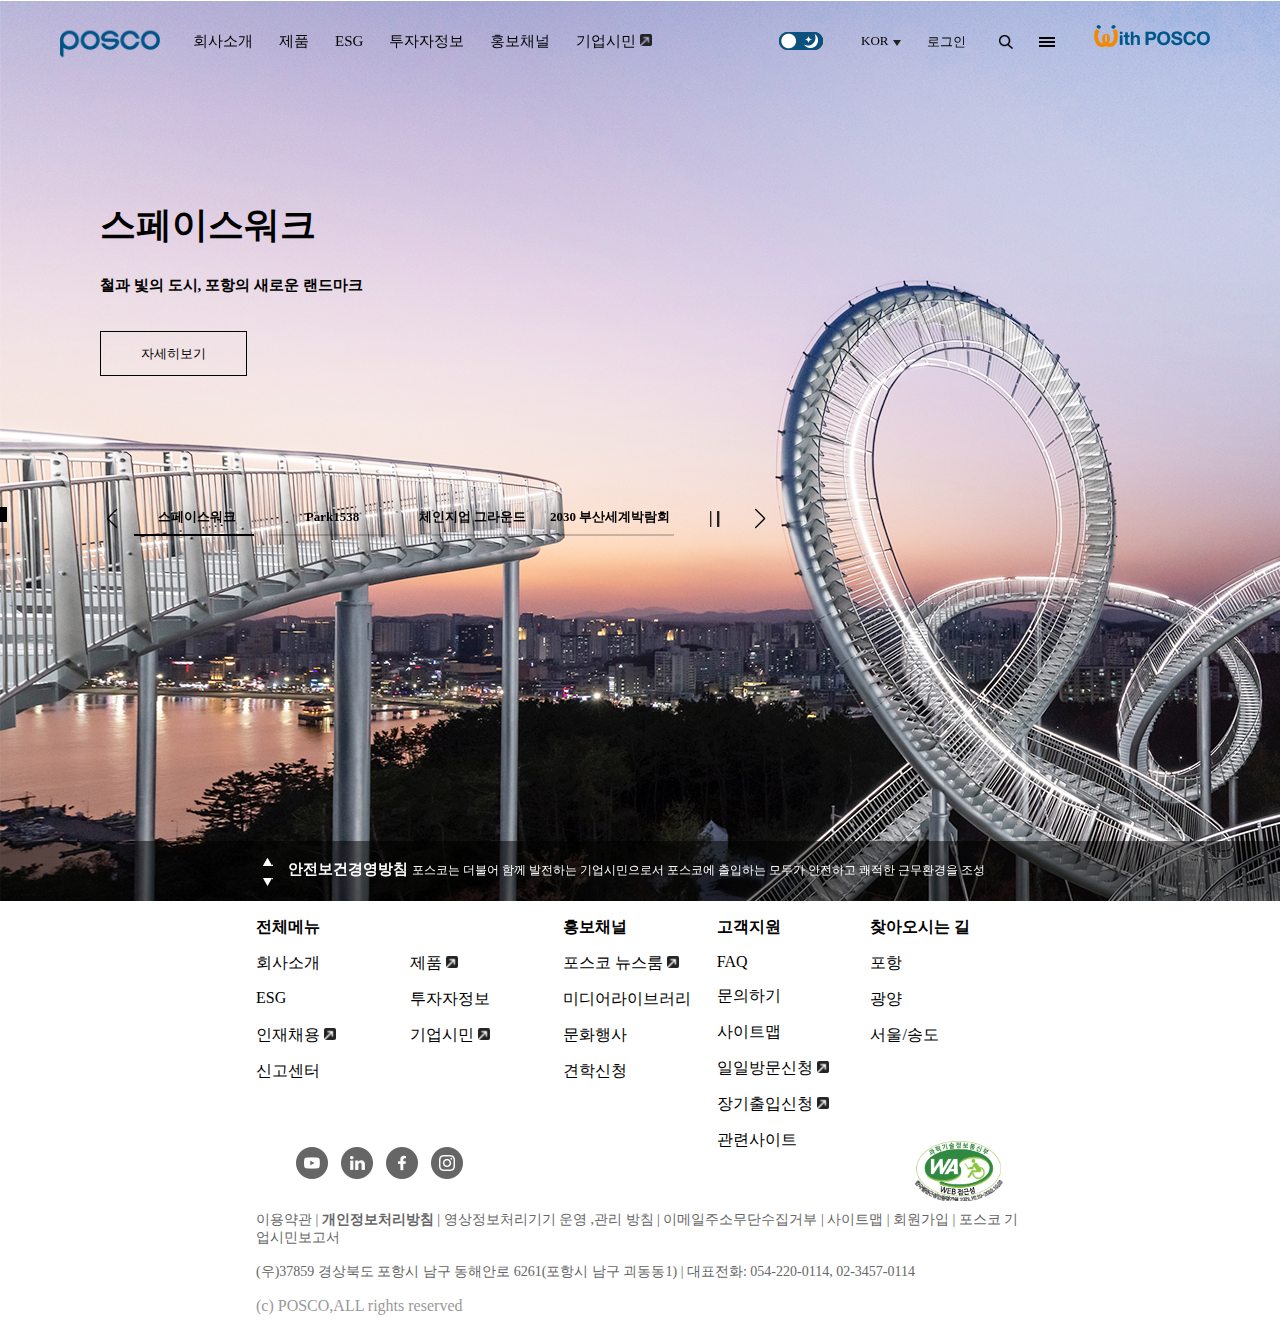
<file: index.html>
<!DOCTYPE html>
<html lang="en">

<head>
    <meta charset="UTF-8">
    <meta http-equiv="X-UA-Compatible" content="IE=edge">
    <meta name="viewport" content="width=device-width,minimum-scale=1, maximum-scale=1, initial-scale=1.0">
    <link rel="stylesheet" href="style.css">
    <link rel="stylesheet" href="https://cdn.jsdelivr.net/npm/swiper/swiper-bundle.min.css" />

    <title>posco</title>
</head>

<body>

    <div id="top_header">

        <div id="top_all">

            <!--               posco 로고 이미지 부분-->
            <div id="logo_header_img">
                <div id="logo_img"></div>
            </div>

            <!--                    메뉴-->
            <div id="menu_header">
                <ul>
                    <li>회사소개</li>
                    <li>제품</li>
                    <li>ESG</li>
                    <li>투자자정보</li>
                    <li>홍보채널</li>
                    <li>기업시민
                        <div class="arrow"></div>
                    </li>

                </ul>
            </div>

            <div id="logo_box">
                <div id="btn_change_mode">
                    <div id="btn_change_mode_img"></div>
                </div>
                <div id="btn_change_language">
                    <ul>
                        <li class="language_KOR">KOR</li>
                        <li class="language_ENG">ENG</li>
                    </ul>
                    <div class="btn_down"></div>

                </div>
                <div id="login">
                    <span>로그인</span>
                </div>

                <div id="btn_search">
                    <div id="btn_search_img"></div>
                </div>
                <div id="btn_menu">
                    <div id="btn_menu_img"></div>
                </div>
            </div>

            <div id="logo_header_img2">
                <div id="logo_img2"></div>
            </div>

        </div>
        <!--btn_search 버튼 눌렀을때 나오는 검색창div-->
        <div id="header_search">
            <div id="header_search_container">
                <input type="text" placeholder="검색어를 입력해주세요" class="text_search">
                <button class="button_search">

                </button>
            </div>
            <div class="btn_close"></div>
        </div>
        <!--btn_search 버튼 눌렀을때 나오는 검색창div-->

        <!--btn_menu 버튼 눌렀을때 나오는 검색창div-->
        <div id="menu_all">
            <div id="menu_all_top">
                <div id="menu_all_container">
                    <div id="menu_all_container_logo"></div>

                    <div id="menu_all_container_submenu">
                        <div id="menu_all_container_submenu_flag">
                            <div id="menu_all_container_span_open" class="menu_all_container_span">하위메뉴 전체열기</div>
                            <div id="menu_all_container_span_close" class="menu_all_container_span">하위메뉴 전체닫기</div>
                            <div id="menu_all_container_btn_down" class="menu_all_container_btn"></div>
                            <div id="menu_all_container_btn_up" class="menu_all_container_btn"></div>
                        </div>
                        <div id="menu_all_container_btn_close"></div>
                    </div>

                </div>

            </div>

            <div id="menu_all_content_flag" style="position: relative;">

                <div id="menu_all_content">
                    <div id="menu_all_content_1">
                        <!--메뉴 열었을 떄 [위] 메뉴의 첫 번째칸-->
                        <div class="menu_all_content_sub">
                            <div class="menu_all_content_sub_sub">
                                <!--첫번째 칸의 첫 번째 서브메뉴-->
                                <span>회사소개</span>
                                <ul id="sub_1">
                                    <li class="menu_all_content_sub_sub_title">비전</li>
                                    <li class="menu_all_content_sub_sub_title">대표이사 메시지</li>
                                    <li class="menu_all_content_sub_sub_title">포스코 CI</li>
                                    <li class="menu_all_content_sub_sub_title">역사</li>
                                    <li class="menu_all_content_sub_sub_title">그룹사</li>
                                    <li class="menu_all_content_sub_sub_title">포스코 해외법인</li>
                                </ul>
                            </div>
                            <div class="menu_all_content_sub_sub">
                                <!--첫번째 칸의 두 번째 서브메뉴-->
                                <span style="top: 360px;">제품</span>
                                <ul id="sub_2">
                                    <li class="menu_all_content_sub_sub_title">제품
                                        <div class="arrow"></div>
                                    </li>
                                    <li class="menu_all_content_sub_sub_title">친환경브랜드
                                        <div class="arrow"></div>
                                        <ul class="sub_sub_hide">
                                            <li class="sub_submenu">
                                                -INNOVILT(이노빌트)
                                                <div class="arrow"></div>
                                            </li>
                                            <li class="sub_submenu">
                                                -e Autopos(이 오토포스)
                                                <div class="arrow"></div>
                                            </li>
                                            <li class="sub_submenu">
                                                -Greenable(그린어블)
                                                <div class="arrow"></div>
                                            </li>
                                        </ul>
                                    </li>
                                </ul>
                            </div>
                        </div>
                        <!--메뉴 열었을 떄 [위] 메뉴의 첫 번째칸-->

                        <!--메뉴 열었을 떄 [위] 메뉴의 두 번째칸-->
                        <div class="menu_all_content_sub">
                            <div class="menu_all_content_sub_sub">
                                <span style="margin-left: 50px">ESG</span>
                                <ul id="sub_3">
                                    <li class="menu_all_content_sub_sub_title">전략 및 정책
                                        <ul class="sub_sub_hide">
                                            <li>-ESG정책/가이드라인</li>
                                            <li>-환경경영</li>
                                            <li>-안전보건경영</li>
                                            <li>-윤리경영</li>
                                            <li>-공정거래</li>
                                            <li>-지배구조</li>
                                            <li>-지속가능 공급망</li>
                                        </ul>
                                    </li>
                                    <li class="menu_all_content_sub_sub_title">보고서
                                        <ul class="sub_sub_hide">
                                            <li>-기업시민보고서</li>
                                            <li>-기후행동보고서
                                                <div class="arrow"></div>
                                            </li>
                                            <li>-책임광물보고서</li>
                                        </ul>
                                    </li>
                                    <li class="menu_all_content_sub_sub_title">인증서
                                        <ul class="sub_sub_hide">
                                            <li>-지속가능성인증서</li>
                                            <li>-안전인증서</li>
                                            <li>-환경인증서</li>
                                            <li>-품질인증서</li>
                                            <li>-보안인증서</li>
                                        </ul>
                                    </li>
                                    <li class="menu_all_content_sub_sub_title">이니셔티브
                                        <ul class="sub_sub_hide">
                                            <li>-글로벌 이니셔티브</li>
                                            <li>-외부 수상</li>
                                        </ul>
                                    </li>
                                </ul>
                            </div>

                        </div>
                        <!--메뉴 열었을 떄 [위] 메뉴의 두 번째칸-->

                        <!--메뉴 열었을 떄 [위] 메뉴의 세 번째칸-->
                        <div class="menu_all_content_sub">
                            <div class="menu_all_content_sub_sub">
                                <span>투자자정보</span>
                                <ul id="sub_4">
                                    <li class="menu_all_content_sub_sub_title">공고</li>
                                    <li class="menu_all_content_sub_sub_title">재무정보
                                        <ul class="sub_sub_hide">
                                            <li>-신용등급</li>
                                        </ul>
                                    </li>
                                    <li class="menu_all_content_sub_sub_title">IR 자료실
                                        <ul class="sub_sub_hide">
                                            <li>-감사보고서</li>
                                            <li>-사업보고서</li>
                                        </ul>
                                    </li>
                                    <li class="menu_all_content_sub_sub_title">공시
                                        <ul class="sub_sub_hide">
                                            <li>-국내공시</li>
                                        </ul>
                                    </li>
                                </ul>
                            </div>
                        </div>
                        <!--메뉴 열었을 떄 [위] 메뉴의 세 번째칸-->

                        <!--메뉴 열었을 떄 [위] 메뉴의 네 번째칸-->
                        <div class="menu_all_content_sub">
                            <div class="menu_all_content_sub_sub">
                                <span style="margin-left: 50px">홍보채널</span>
                                <ul id="sub_5">
                                    <li class="menu_all_content_sub_sub_title">
                                        포스코 뉴스룸
                                        <div class="arrow"></div>
                                    </li>
                                    <li class="menu_all_content_sub_sub_title">
                                        미디어라이브
                                        <ul class="sub_sub_hide">
                                            <li>-홍보영상</li>
                                            <li>-광고영상</li>
                                            <li>-인쇄광고</li>
                                        </ul>
                                    </li>
                                    <li class="menu_all_content_sub_sub_title">
                                        문화행사
                                        <ul class="sub_sub_hide">
                                            <li>-문화행사안내</li>
                                            <li>-포항</li>
                                            <li>-광양</li>
                                            <li>-서울</li>
                                        </ul>
                                    </li>
                                    <li class="menu_all_content_sub_sub_title">
                                        견학신청
                                        <ul class="sub_sub_hide">
                                            <li>-견학안내</li>
                                            <li>-park1538
                                                <div class="arrow"></div>
                                            </li>
                                            <li>-광양제철소</li>
                                            <li>-글로벌 안전센터
                                                <div class="arrow"></div>
                                            </li>
                                            <li>-견학예약 확인/변경</li>
                                            <li>-견학소감</li>
                                        </ul>
                                    </li>
                                    <li class="menu_all_content_sub_sub_title">
                                        Park1538
                                        <div class="arrow"></div>
                                    </li>
                                    <li class="menu_all_content_sub_sub_title">
                                        포스코 미술관
                                        <div class="arrow"></div>
                                    </li>
                                    <li class="menu_all_content_sub_sub_title">
                                        포스코 역사관
                                        <div class="arrow"></div>
                                    </li>
                                    <li class="menu_all_content_sub_sub_title">
                                        포스코 소통보드
                                        <div class="arrow"></div>
                                    </li>
                                </ul>
                            </div>
                        </div>
                        <!--메뉴 열었을 떄 [위] 메뉴의 네 번째칸-->


                    </div>
                    <div id="menu_all_content_2">

                        <!--메뉴 열었을 떄 <아래> 메뉴의 첫 번째칸-->
                        <div class="menu_all_content_sub">
                            <div class="menu_all_content_sub_sub">
                                <span class="sub_span">인재채용
                                    <div class="arrow"></div>
                                </span>
                            </div>
                            <div class="menu_all_content_sub_sub">
                                <span style="top: 180px;" class="sub_span">기업시민
                                    <div class="arrow"></div>
                                </span>
                            </div>
                        </div>
                        <!--메뉴 열었을 떄 <아래> 메뉴의 첫 번째칸-->

                        <!--메뉴 열었을 떄 <아래> 메뉴의 두 번째칸-->
                        <div class="menu_all_content_sub">
                            <div class="menu_all_content_sub_sub">
                                <span style="left: 125px">신고센터</span>
                                <ul id="sub_6">
                                    <li class="menu_all_content_sub_sub_title">비윤리 신고
                                        <ul class="sub_sub_hide">
                                            <li>-신고보상제도</li>
                                            <li>-신고하기</li>
                                            <li>-처리결과확인</li>
                                        </ul>
                                    </li>
                                    <li class="menu_all_content_sub_sub_title">갑질행위 신고
                                        <ul class="sub_sub_hide">
                                            <li>-신고하기</li>
                                            <li>-처리결과확인</li>
                                        </ul>
                                    </li>
                                    <li class="menu_all_content_sub_sub_title">직장 괴롭힘,성희롱 신고
                                        <ul class="sub_sub_hide">
                                            <li>-신고하기</li>
                                            <li>-처리결과확인</li>
                                        </ul>
                                    </li>
                                    <li class="menu_all_content_sub_sub_title">공정거래 상담</li>
                                    <li class="menu_all_content_sub_sub_title">공정거래 신고</li>
                                </ul>
                            </div>
                        </div>
                        <!--메뉴 열었을 떄 <아래> 메뉴의 두 번째칸-->

                        <!--메뉴 열었을 떄 <아래> 메뉴의 세 번째칸-->
                        <div class="menu_all_content_sub">
                            <div class="menu_all_content_sub_sub">
                                <span>고객지원</span>
                                <ul id="sub_7">
                                    <li class="menu_all_content_sub_sub_title">공지사항</li>
                                    <li class="menu_all_content_sub_sub_title">FAQ</li>
                                    <li class="menu_all_content_sub_sub_title">문의하기</li>
                                    <li class="menu_all_content_sub_sub_title">업무별 연락처</li>
                                    <li class="menu_all_content_sub_sub_title">검색센터</li>
                                    <li class="menu_all_content_sub_sub_title">사이트맵</li>
                                    <li class="menu_all_content_sub_sub_title">일일방문신청
                                        <div class="arrow"></div>
                                    </li>
                                    <li class="menu_all_content_sub_sub_title">장기출입신청
                                        <div class="arrow"></div>
                                    </li>
                                    <li class="menu_all_content_sub_sub_title">찾아오시는 길
                                        <ul class="sub_sub_hide">
                                            <li>-포항</li>
                                            <li>-광양</li>
                                            <li>-서울/송도</li>
                                        </ul>
                                    </li>
                                    <li class="menu_all_content_sub_sub_title">관련사이트</li>
                                </ul>
                            </div>
                        </div>
                        <!--메뉴 열었을 떄 <아래> 메뉴의 세 번째칸-->

                        <!--메뉴 열었을 떄 <아래> 메뉴의 네 번째칸-->
                        <div class="menu_all_content_sub">
                            <div class="menu_all_content_sub_sub">
                                <span>포스코 회원가입</span>
                                <ul id="sub_8">
                                    <li class="menu_all_content_sub_sub_title">로그인
                                        <ul class="sub_sub_hide">
                                            <li>-로그인</li>
                                            <li>-회원가입</li>
                                            <li>-아이디찾기/비밀번호 재발급</li>
                                        </ul>
                                    </li>
                                    <li class="menu_all_content_sub_sub_title">이용약관</li>
                                    <li class="menu_all_content_sub_sub_title">개인정보처리방침</li>
                                    <li class="menu_all_content_sub_sub_title">영상정보처리기기 운영,관리방침</li>
                                    <li class="menu_all_content_sub_sub_title">이메일주소무단수집거부</li>
                                </ul>
                            </div>
                        </div>
                        <!--메뉴 열었을 떄 <아래> 메뉴의 네 번째칸-->
                    </div>
                </div>

                <div id="menu_all_content_961px">
                    <div id="menu_all_content_961px_top">
                        <span>로그인 | </span>
                        <span><b>KOR</b></span>
                        <span>ENG</span>
                    </div>

                    <div id="menu_all_content_961px_container">
                        <ul>
                            <li class="menu_li1">
                                <span>회사소개</span>
                               
                                <img src="img/menu_all_btn_up.png" alt="" class="menu_961px_button1" id="up1">
                                <img src="img/menu_all_btn_down.png" alt="" class="menu_961px_button1" id="down1">
                                <ul class="menu_all_content_961px_submenu" id="sub1">
                                    <li >비전</li>
                                    <li >대표이사 메시지</li>
                                    <li >포스코 CI</li>
                                    <li >역사</li>
                                    <li >그룹사</li>
                                    <li >포스코 해외법인</li>
                                </ul>
                            </li>
                            

                            <li class="menu_li2">
                                <span>제품</span>

                                <img src="img/menu_all_btn_up.png" alt="" class="menu_961px_button2" id="up2">
                                <img src="img/menu_all_btn_down.png" alt="" class="menu_961px_button2" id="down2">
                                <ul class="menu_all_content_961px_submenu" id="sub2">
                                    <li>제품
                                        <div class="arrow"></div>
                                    </li>
                                    <li>친환경브랜드</li>
                                </ul>
                            </li>
                            
                            <li class="menu_li3">
                                <span>ESG</span>
                                <img src="img/menu_all_btn_up.png" alt="" class="menu_961px_button3" id="up3">
                                <img src="img/menu_all_btn_down.png" alt="" class="menu_961px_button3" id="down3">
                                <ul class="menu_all_content_961px_submenu" id="sub3">
                                    <li >전략 및 정책
                                        <img src="img/menu_all_btn_up.png" alt="" class="menu_961px_button3_1" id="up3_1">
                                        <img src="img/menu_all_btn_down.png" alt="" class="menu_961px_button3_1" id="down3_1">
                                        <ul class="menu_ul_961px" id="sub_sub_3_1">
                                            <li>ESG정책/가이드라인</li>
                                            <li>환경경영</li>
                                            <li>안전보건경영</li>
                                            <li>윤리경영</li>
                                            <li>공정거래</li>
                                            <li>지배구조</li>
                                            <li>지속가능 공급망</li>
                                        </ul>
                                    </li>
                                    <li >보고서
                                        <img src="img/menu_all_btn_up.png" alt="" class="menu_961px_button3_1" id="up3_2">
                                        <img src="img/menu_all_btn_down.png" alt="" class="menu_961px_button3_1" id="down3_2">
                                        <ul class="menu_ul_961px" id="sub_sub_3_2">
                                            <li>기업시민보고서</li>
                                            <li>기후행동보고서
                                                <div class="arrow"></div>
                                            </li>
                                            <li>책임광물보고서</li>
                                        </ul>
                                    </li>
                                    <li>인증서
                                        <img src="img/menu_all_btn_up.png" alt="" class="menu_961px_button3_1" id="up3_3">
                                        <img src="img/menu_all_btn_down.png" alt="" class="menu_961px_button3_1" id="down3_3">
                                        <ul class="menu_ul_961px" id="sub_sub_3_3">
                                            <li>지속가능성인증서</li>
                                            <li>안전인증서</li>
                                            <li>환경인증서</li>
                                            <li>품질인증서</li>
                                            <li>보안인증서</li>
                                        </ul>
                                    </li>
                                    <li>이니셔티브
                                        <img src="img/menu_all_btn_up.png" alt="" class="menu_961px_button3_1" id="up3_4">
                                        <img src="img/menu_all_btn_down.png" alt="" class="menu_961px_button3_1" id="down3_4">
                                        <ul class="menu_ul_961px" id="sub_sub_3_4">
                                            <li>글로벌 이니셔티브</li>
                                            <li>외부 수상</li>
                                        </ul>
                                    </li>
                                </ul>
                            </li>
                            
                            <li class="menu_li4">
                                <span>투자자정보</span>
                                <img src="img/menu_all_btn_up.png" alt="" class="menu_961px_button4" id="up4">
                                <img src="img/menu_all_btn_down.png" alt="" class="menu_961px_button4" id="down4">
                                <ul class="menu_all_content_961px_submenu" id="sub4">
                                    <li >공고</li>
                                    <li >재무정보
                                        <img src="img/menu_all_btn_up.png" alt="" class="menu_961px_button3_1" id="up4_1">
                                        <img src="img/menu_all_btn_down.png" alt="" class="menu_961px_button3_1" id="down4_1">
                                        <ul class="menu_ul_961px" id="sub_sub_4_1">
                                            <li>신용등급</li>
                                        </ul>
                                    </li>
                                    <li >IR 자료실
                                        <img src="img/menu_all_btn_up.png" alt="" class="menu_961px_button3_1" id="up4_2">
                                        <img src="img/menu_all_btn_down.png" alt="" class="menu_961px_button3_1" id="down4_2">
                                        <ul class="menu_ul_961px" id="sub_sub_4_2">
                                            <li>감사보고서</li>
                                            <li>사업보고서</li>
                                        </ul>
                                    </li>
                                    <li >공시
                                        <img src="img/menu_all_btn_up.png" alt="" class="menu_961px_button3_1" id="up4_3">
                                        <img src="img/menu_all_btn_down.png" alt="" class="menu_961px_button3_1" id="down4_3">
                                        <ul class="menu_ul_961px" id="sub_sub_4_3">
                                            <li>국내공시</li>
                                        </ul>
                                    </li>
                                </ul>
                            </li>
                            
                            <li class="menu_li5">
                                <span>홍보채널</span>
                                <img src="img/menu_all_btn_up.png" alt="" class="menu_961px_button5" id="up5">
                                <img src="img/menu_all_btn_down.png" alt="" class="menu_961px_button5" id="down5">
                                <ul class="menu_all_content_961px_submenu" id="sub5">
                                    <li >
                                        포스코 뉴스룸
                                        <div class="arrow"></div>
                                    </li>
                                    <li >
                                        미디어라이브
                                        <img src="img/menu_all_btn_up.png" alt="" class="menu_961px_button3_1" id="up5_1">
                                        <img src="img/menu_all_btn_down.png" alt="" class="menu_961px_button3_1" id="down5_1">
                                        <ul class="menu_ul_961px" id="sub_sub_5_1">
                                            <li>홍보영상</li>
                                            <li>광고영상</li>
                                            <li>인쇄광고</li>
                                        </ul>
                                    </li>
                                    <li >
                                        문화행사
                                        <img src="img/menu_all_btn_up.png" alt="" class="menu_961px_button3_1" id="up5_2">
                                        <img src="img/menu_all_btn_down.png" alt="" class="menu_961px_button3_1" id="down5_2">
                                        <ul class="menu_ul_961px" id="sub_sub_5_2">
                                            <li>문화행사안내</li>
                                            <li>포항</li>
                                            <li>광양</li>
                                            <li>서울</li>
                                        </ul>
                                    </li>
                                    <li >
                                        견학신청
                                        <img src="img/menu_all_btn_up.png" alt="" class="menu_961px_button3_1" id="up5_3">
                                        <img src="img/menu_all_btn_down.png" alt="" class="menu_961px_button3_1" id="down5_3">
                                        <ul class="menu_ul_961px" id="sub_sub_5_3">
                                            <li>견학안내</li>
                                            <li>park1538
                                                <div class="arrow"></div>
                                            </li>
                                            <li>광양제철소</li>
                                            <li>글로벌 안전센터
                                                <div class="arrow"></div>
                                            </li>
                                            <li>견학예약 확인/변경</li>
                                            <li>견학소감</li>
                                        </ul>
                                    </li>
                                    <li >
                                        Park1538
                                        <div class="arrow"></div>
                                    </li>
                                    <li >
                                        포스코 미술관
                                        <div class="arrow"></div>
                                    </li>
                                    <li >
                                        포스코 역사관
                                        <div class="arrow"></div>
                                    </li>
                                    <li >
                                        포스코 소통보드
                                        <div class="arrow"></div>
                                    </li>
                                </ul>
                            </li>
                            
                            <li class="menu_li6" style="border-bottom: none;height: 27px">
                                <span>인재채용</span>
                                <div class="arrow"></div>
                                <ul class="menu_all_content_961px_submenu" id="sub6">
                                    
                                </ul>
                            </li>
                            
                            <li class="menu_li7" style="border-bottom: none;height: 27px;">
                                <span>기업시민</span>
                                <div class="arrow"></div>
                                <ul class="menu_all_content_961px_submenu" id="sub7">
                                    
                                </ul>
                            </li>
                            
                            <li class="menu_li8">
                                <span>신고센터</span>
                                <img src="img/menu_all_btn_up.png" alt="" class="menu_961px_button8" id="up8">
                                <img src="img/menu_all_btn_down.png" alt="" class="menu_961px_button8" id="down8">
                                <ul class="menu_all_content_961px_submenu" id="sub8">
                                    <li >비윤리 신고
                                        <img src="img/menu_all_btn_up.png" alt="" class="menu_961px_button3_1" id="up8_1">
                                        <img src="img/menu_all_btn_down.png" alt="" class="menu_961px_button3_1" id="down8_1">
                                        <ul class="menu_ul_961px" id="sub_sub_8_1">
                                            <li>신고보상제도</li>
                                            <li>신고하기</li>
                                            <li>처리결과확인</li>
                                        </ul>
                                    </li>
                                    <li >갑질행위 신고
                                        <img src="img/menu_all_btn_up.png" alt="" class="menu_961px_button3_1" id="up8_2">
                                        <img src="img/menu_all_btn_down.png" alt="" class="menu_961px_button3_1" id="down8_2">
                                        <ul class="menu_ul_961px" id="sub_sub_8_2">
                                            <li>신고하기</li>
                                            <li>처리결과확인</li>
                                        </ul>
                                    </li>
                                    <li >직장 괴롭힘,성희롱 신고
                                        <img src="img/menu_all_btn_up.png" alt="" class="menu_961px_button3_1" id="up8_3">
                                        <img src="img/menu_all_btn_down.png" alt="" class="menu_961px_button3_1" id="down8_3">
                                        <ul class="menu_ul_961px" id="sub_sub_8_3">
                                            <li>신고하기</li>
                                            <li>처리결과확인</li>
                                        </ul>
                                    </li>
                                    <li >공정거래 상담</li>
                                    <li >공정거래 신고</li>
                                </ul>
                            </li>
                            
                            <li class="menu_li9">
                                <span>고객지원</span>
                                <img src="img/menu_all_btn_up.png" alt="" class="menu_961px_button9" id="up9">
                                <img src="img/menu_all_btn_down.png" alt="" class="menu_961px_button9" id="down9">
                                <ul class="menu_all_content_961px_submenu" id="sub9">
                                    <li >공지사항</li>
                                    <li >FAQ</li>
                                    <li >문의하기</li>
                                    <li >업무별 연락처</li>
                                    <li >검색센터</li>
                                    <li >사이트맵</li>
                                    <li >일일방문신청
                                        <div class="arrow"></div>
                                    </li>
                                    <li >장기출입신청
                                        <div class="arrow"></div>
                                    </li>
                                    <li >찾아오시는 길
                                        <img src="img/menu_all_btn_up.png" alt="" class="menu_961px_button3_1" id="up9_1">
                                        <img src="img/menu_all_btn_down.png" alt="" class="menu_961px_button3_1" id="down9_1">
                                        <ul class="menu_ul_961px" id="sub_sub_9_1">
                                            <li>포항</li>
                                            <li>광양</li>
                                            <li>서울/송도</li>
                                        </ul>
                                    </li>
                                    <li >관련사이트</li>
                                </ul>
                            </li>
                            
                            <li class="menu_li10">
                                <span>포스코 회원가입</span>
                                <img src="img/menu_all_btn_up.png" alt="" class="menu_961px_button10" id="up10">
                                <img src="img/menu_all_btn_down.png" alt="" class="menu_961px_button10" id="down10">
                                <ul class="menu_all_content_961px_submenu" id="sub10">
                                    <li >로그인
                                        <img src="img/menu_all_btn_up.png" alt="" class="menu_961px_button3_1" id="up10_1">
                                        <img src="img/menu_all_btn_down.png" alt="" class="menu_961px_button3_1" id="down10_1">
                                        <ul class="menu_ul_961px" id="sub_sub_10_1">
                                            <li>로그인</li>
                                            <li>회원가입</li>
                                            <li>아이디찾기/비밀번호 재발급</li>
                                        </ul>
                                    </li>
                                    <li >이용약관</li>
                                    <li >개인정보처리방침</li>
                                    <li >영상정보처리기기 운영,관리방침</li>
                                    <li >이메일주소무단수집거부</li>
                                </ul>
                            </li>
                            

                        </ul>
                    </div>
                </div>

            </div>
        </div>
        <!--btn_menu 버튼 눌렀을때 나오는 검색창div-->
    </div>



    <div id="wrap" class="swiper mySwiper">
        <!--======================== top페이지 최상단 top_header시작=========================    -->


        <!--======================== top페이지 최상단 top_header끝=========================    -->
        <div class="swiper-wrapper">
            <!--======================== top 페이지 시작===========================        -->
            <div id="top" class="swiper-slide">



                <!--======================== top페이지 중간 top_body시작=========================    -->
                <div id="top_body" class="swiper imgSlide">
                    <div id="slide_box" class="swiper-wrapper">
                        <div class="swiper-slide slide_box_slide">
                            <div id="slidebox_slide_div1" class="imgSlide1">
                                <div class="text_box">
                                    <span class="top_body_title">스페이스워크</span> <br>
                                    <span class="top_body_content">철과 빛의 도시, 포항의 새로운 랜드마크</span>
                                    <div class="btn_slide1">자세히보기</div>
                                </div>
                            </div>
                        </div>
                        <!--첫 번째 슬라이드 div-->
                        <div class="swiper-slide  slide_box_slide">
                            <div id="slidebox_slide_div2" class="imgSlide1">
                                <div class="text_box">
                                    <span class="top_body_title">Park1538</span>
                                    <span class="top_body_content">시민과 미래를 향한 포스코의 새로운 문화공간</span>
                                    <div class="btn_slide1">자세히보기</div>
                                </div>
                            </div>
                        </div>
                        <!--두 번째 슬라이드 div-->
                        <div class="swiper-slide  slide_box_slide">
                            <div id="slidebox_slide_div3" class="imgSlide1">
                                <div class="text_box">
                                    <span class="top_body_title">체인지업 그라운드</span>
                                    <span class="top_body_content">실리콘밸리를 잇는 또 하나의 퍼시픽밸리</span>
                                    <div class="btn_slide1">자세히보기</div>
                                </div>
                            </div>
                        </div>
                        <!--세 번째 슬라이드 div-->
                        <div class="swiper-slide  slide_box_slide">
                            <div id="slidebox_slide_div4" class="imgSlide1">
                                <div class="text_box">
                                    <span class="top_body_title">2030 부산세계박람회</span>
                                    <img src="img/expo.png" alt="" class="expo_img">
                                    <span class="top_body_content">포스코그룹이 2030 부산세계박람회 유치를 응원합니다.</span>
                                    <div class="btn_slide1">자세히보기</div>

                                </div>
                            </div>
                        </div>
                        <!--네 번째 슬라이드 div-->
                    </div>
                </div>
                <!--======================== top페이지 중간 top_body끝=========================    -->



                <!--======================== top페이지  top_buttonwrap시작=========================    -->
                <div id="top_buttonwrap">
                    <div id="btn_left" class="swiper-button-prev"></div>
                    <div>
                        <ul id="ul_title">
                            <li class="ul_title_li1 ">
                                <span>스페이스워크</span>
                                <div class="swiper-line"></div>
                            </li>

                            <li class="ul_title_li2">
                                <span>Park1538</span>
                            </li>

                            <li class="ul_title_li3">
                                <span>체인지업 그라운드</span>
                            </li>

                            <li class="ul_title_li4">
                                <span>2030 부산세계박람회</span>
                            </li>

                        </ul>

                    </div>

                    <div id="btn_stop"></div>
                    <div id="btn_play"></div>
                    <div id="btn_right" class="swiper-button-next"></div>
                </div>

                <!--======================== top페이지  top_buttonwrap끝=========================    -->

                <!--======================== top페이지  top_footer시작=========================    -->
                <div id="top_footer">
                    <div id="top_footer_view">
                        <div id="top_footer_view_container">
                            <div id="footer_btn_up" class="swiper-button-up"></div>
                <div id="footer_btn_down" class="swiper-button-down"></div>
                            <div id="top_footer_textbox" class="swiper footerSwiper">
                                <div class="swiper-wrapper">
                                    <div id="top_footer_textbox_text" class="swiper-slide">
                                        <span class="top_footer_textbox_text_subtitle">안전보건경영방침</span>
                                        <span class="top_footer_textbox_text_text">포스코는 더불어 함께 발전하는 기업시민으로서 포스코에 출입하는
                                            모두가 안전하고 쾌적한 근무환경을 조성하여 재해예방 및 건강과 삶의 질 향상을 추구합니다.</span>
                                    </div>

                                    <div id="top_footer_textbox_text" class="swiper-slide">
                                        <span class="top_footer_textbox_text_subtitle">포스코홀딩스</span>
                                        <span class="top_footer_textbox_text_text">리얼밸류 경영을 통해 포스코그룹의 가치를 획기적으로 제고해
                                            나갑니다.</span>
                                    </div>

                                    <div id="top_footer_textbox_text" class="swiper-slide">
                                        <span class="top_footer_textbox_text_subtitle">World EXPO 2030</span>
                                        <span class="top_footer_textbox_text_text">2030 세계박람회는 대한민국 부산에서! 포스코그룹이 2030
                                            부산세계박람회 유치를 응원합니다. </span>
                                    </div>

                                    <div id="top_footer_textbox_text" class="swiper-slide">
                                        <span class="top_footer_textbox_text_subtitle">LOVELETTER</span>
                                        <span class="top_footer_textbox_text_text">우리 사회 저출산 문제에 대응하여 기업이 해야 할 역할을 테마가
                                            있는 '기업시민 러브레터'에 제안해 주세요.</span>
                                    </div>
                                </div>
                            </div>
                        </div>
                        
                    </div>
                    
                </div>
                
                <!--======================== top페이지  top_footer끝=========================    -->
            </div>

            <!--======================== top 페이지 끝===========================        -->


            <!--======================== product 페이지 시작===========================        -->

            <div id="product" class="swiper-slide">
                <div id="product_container">
                    <div id="product_container_inner">

                        <div id="product_container_span">
                            <h1>POSCO PRODUCTS</h1>
                            <span>혁신적인 제품개발과 이용기술을 통한 고객가치 향상을 실현합니다.</span>
                        </div>
                        <div id="product_container_product_slide" class="swiper productSwiper">
                            <div id="product_slide_wrap" class="swiper-wrapper">
                                <div id="product_slide" class="swiper-slide">
                                    <div id="product_slide_1_img" class="img">
                                        <img src="img/products_slide_01.jpg" alt="">
                                    </div>
                                    <span>INDUSTRIES</span>
                                </div>
                                <div id="product_slide" class="swiper-slide">
                                    <div id="product_slide_2_img" class="img">
                                        <img src="img/products_slide_02.jpg" alt="">
                                    </div>
                                    <span>PRODUCTS</span>
                                </div>
                                <div id="product_slide" class="swiper-slide">
                                    <div id="product_slide_3_img" class="img">
                                        <img src="img/products_slide_03.jpg" alt="">
                                    </div>
                                    <span>MEGA TREND</span>
                                </div>
                                <div id="product_slide" class="swiper-slide">
                                    <div id="product_slide_4_img" class="img">
                                        <img src="img/products_slide_04.jpg" alt="">
                                    </div>
                                    <span>APPLICATION TECHNOLOGY</span>
                                </div>
                                <div id="product_slide" class="swiper-slide">
                                    <div id="product_slide_5_img" class="img">
                                        <img src="img/products_slide_05.jpg" alt="">
                                    </div>
                                    <span>INNOVILT (이노빌트)</span>
                                </div>
                                <div id="product_slide" class="swiper-slide">
                                    <div id="product_slide_6_img" class="img">
                                        <img src="img/products_slide_06.jpg" alt="">
                                    </div>
                                    <span>e Autopos (이 오토포스)</span>
                                </div>
                                <div id="product_slide" class="swiper-slide">
                                    <div id="product_slide_7_img" class="img">
                                        <img src="img/products_slide_07.jpg" alt="">
                                    </div>
                                    <span>Greenable (그린어블)</span>
                                </div>
                            </div>
                        </div>
                        
                    </div>
                    <div id="prodcut_util">
                        <div id="product_btn_left" class="swiper-button-left"></div>
                        <span id="product_cnt_now">01</span>
                        <div class="slash"></div>
                        <span id="product_cnt_all">07</span>
                        <div id="product_btn_right" class="swiper-button-right"></div>
                    </div>
                </div>
            </div>

            <!--======================== product 페이지 끝===========================        -->

            <!--======================== ESG 페이지 시작===========================        -->
            <div id="ESG" class="swiper-slide">
                <div id="ESG_container">
                    <div id="ESG_container_inner">
                        <div id="ESG_container_span">
                            <h1>ESG</h1>
                            <span>투명하고 책임감있는 ESG 경영을 통한 기업시민 포스코 실현하겠습니다.</span>
                        </div>
                        <div id="ESG_container_inner_btn_left" class="swiper-button-esg-left"></div>
                        <div id="ESG_container_inner_btn_right" class="swiper-button-esg-right"></div>

                        <div id="ESG_container_inner_slide" class="swiper ESGSwiper">

                            <div id="ESG_container_inner_slide_wrap" class="swiper-wrapper">
                                <div id="ESG_container_inner_slide_wrap_slide" class="swiper-slide">
                                    <img src="img/esg_slide_01.jpg" alt="">
                                    <h1>기업시민보고서</h1>
                                    <span>지속가능한 미래를 위한 포스코의 '기업시민' 경영이념과 그에 맞춘 Business, Society, People 분야의 성과를
                                        담았습니다.</span>
                                    <div class="ESG_btn_info">
                                        <span>자세히보기</span>
                                    </div>
                                </div>

                                <div id="ESG_container_inner_slide_wrap_slide" class="swiper-slide">
                                    <img src="img/esg_slide_02.jpg" alt="">
                                    <h1>ESG Factbook</h1>
                                    <span>환경, 사회, 거버넌스 분야에서 회사가 지속 관리해야할 중요한 ESG 지표를 선정하고, 최근 4년간 Data를 투명하게
                                        공개하였습니다.</span>
                                    <div class="ESG_btn_info">
                                        <span>자세히보기</span>
                                    </div>
                                </div>

                                <div id="ESG_container_inner_slide_wrap_slide" class="swiper-slide">
                                    <img src="img/esg_slide_03.jpg" alt="">
                                    <h1>ESG Factbook</h1>
                                    <span>지속가능한 미래를 위한 포스코의 '기업시민' 경영이념과 그에 맞춘 Business, Society, People 분야의 성과를
                                        담았습니다.</span>
                                    <div class="ESG_btn_info">
                                        <span>자세히보기</span>
                                    </div>
                                </div>
                            </div>

                        </div>

                        <div id="ESG_container_inner_util">
                            <span id="ESG_cnt_now">01</span>
                            <div class="slash"></div>
                            <span id="ESG_cnt_all">03</span>
                        </div>
                        
                    </div>
                </div>

            </div>

            <!--======================== ESG 페이지 끝===========================        -->

            <!--======================== newsRoom 페이지 시작===========================        -->

            <div id="newsRoom" class="swiper-slide">
                <div id="nR_container">
                    <div id="nR_container_span">
                        <span># 포스코그룹의 소식을 전합니다</span>
                    </div>

                    <div id="nR_container_inner">

                        <div id="nR_container_inner_slide">
                            <div id="nR_container_inner_slide_banner" class="swiper newsSwiper">
                                <div id="nR_container_inner_slide_wrap" class="swiper-wrapper">
                                    <div id="nR_container_inner_slide_wrap_slide" class="swiper-slide">
                                        <img src="img/news_68.jpg" alt="" id="news_img">
                                        <span id="nR_container_inner_slide_wrap_slide_subtitle">포스코 ‘그린어블 에이치투(Greenable
                                            H2)’로 에너진과 ...</span>
                                        <span id="nR_container_inner_slide_wrap_slide_date">2022.12.15</span>
                                    </div>
                                    <div id="nR_container_inner_slide_wrap_slide" class="swiper-slide">
                                        <img src="img/news_67.jpg" alt="" id="news_img">
                                        <span id="nR_container_inner_slide_wrap_slide_subtitle">엑스포로 보는 위대한 유산
                                            이야기</span>
                                        <span id="nR_container_inner_slide_wrap_slide_date">2022.12.14</span>
                                    </div>
                                    <div id="nR_container_inner_slide_wrap_slide" class="swiper-slide">
                                        <img src="img/news_66.jpg" alt="" id="news_img">
                                        <span id="nR_container_inner_slide_wrap_slide_subtitle">농땡이 피우는 거 아니에요. 여기
                                            회사예요!!</span>
                                        <span id="nR_container_inner_slide_wrap_slide_date">2022.12.14</span>
                                    </div>
                                    <div id="nR_container_inner_slide_wrap_slide" class="swiper-slide">
                                        <img src="img/news_65.jpg" alt="" id="news_img">
                                        <span id="nR_container_inner_slide_wrap_slide_subtitle">포스코, ‘세계에서 가장 경쟁력 있는
                                            철강사’ 13년 연속 1위</span>
                                        <span id="nR_container_inner_slide_wrap_slide_date">2022.12.13</span>
                                    </div>
                                    <div id="nR_container_inner_slide_wrap_slide" class="swiper-slide">
                                        <img src="img/news_64.jpg" alt="" id="news_img">
                                        <span id="nR_container_inner_slide_wrap_slide_subtitle">그린 투모로우(Green Tomorrow)
                                            캠페인 3편 기고문 : 대화는 계속 ...</span>
                                        <span id="nR_container_inner_slide_wrap_slide_date">2022.12.08</span>
                                    </div>
                                    <div id="nR_container_inner_slide_wrap_slide" class="swiper-slide">
                                        <img src="img/news_63.jpg" alt="" id="news_img">
                                        <span id="nR_container_inner_slide_wrap_slide_subtitle">K-직장인 포석호의 3D
                                            VLOG</span>
                                        <span id="nR_container_inner_slide_wrap_slide_date">2022.12.07</span>
                                    </div>
                                    <div id="nR_container_inner_slide_wrap_slide" class="swiper-slide">
                                        <img src="img/news_62.jpg" alt="" id="news_img">
                                        <span id="nR_container_inner_slide_wrap_slide_subtitle">포스코-포스코스틸리온, 포스아트 한국미술
                                            레플리카 특별전 개최</span>
                                        <span id="nR_container_inner_slide_wrap_slide_date">2022.12.05</span>
                                    </div>
                                    <div id="nR_container_inner_slide_wrap_slide" class="swiper-slide">
                                        <img src="img/news_61.jpg" alt="" id="news_img">
                                        <span id="nR_container_inner_slide_wrap_slide_subtitle">포스코그룹 최정우 회장, 호주 앤서니
                                            앨버니지 총리 만나 친환경 미래 ...</span>
                                        <span id="nR_container_inner_slide_wrap_slide_date">2022.12.01</span>
                                    </div>
                                    <div id="nR_container_inner_slide_wrap_slide" class="swiper-slide">
                                        <img src="img/news_60.jpg" alt="" id="news_img">
                                        <span id="nR_container_inner_slide_wrap_slide_subtitle">굴 껍데기로 철을 만든다?!</span>
                                        <span id="nR_container_inner_slide_wrap_slide_date">2022.11.30</span>
                                    </div>
                                </div>
                            </div>
                        </div>
                    </div>

                    <div id="nR_btn_info">
                        <span>POSCO Newsroom 바로가기</span>
                    </div>

                </div>



            </div>

            <!--======================== newsRoom 페이지 끝===========================        -->

        </div>
        <div class="swiper-pagination main-page" id="btn"></div>
    </div>
    <div id="footer">
        <div id="content">
            <div id="footer_menu">
                <dl id="footer_menu_1">

                    <dt class="footer_menu_title">전체메뉴</dt>

                    <dd>회사소개</dd>
                    <dd>제품
                        <div class="arrow"></div>
                    </dd>
                    <dd>ESG</dd>
                    <dd>투자자정보</dd>
                    <dd>인재채용
                        <div class="arrow"></div>
                    </dd>
                    <dd>기업시민
                        <div class="arrow"></div>
                    </dd>
                    <dd>신고센터</dd>
                </dl>
                <dl id="footer_menu_2">

                    <dt class="footer_menu_title">홍보채널</dt>
                    <dd>포스코 뉴스룸
                        <div class="arrow"></div>
                    </dd>
                    <dd>미디어라이브러리</dd>
                    <dd>문화행사</dd>
                    <dd>견학신청</dd>

                </dl>
                <dl id="footer_menu_3">

                    <dt class="footer_menu_title">고객지원</dt>
                    <dd>FAQ</dd>
                    <dd>문의하기</dd>
                    <dd>사이트맵</dd>
                    <dd>일일방문신청
                        <div class="arrow"></div>
                    </dd>
                    <dd>장기출입신청
                        <div class="arrow"></div>
                    </dd>
                    <dd>관련사이트</dd>

                </dl>
                <dl id="footer_menu_4">

                    <dt class="footer_menu_title">찾아오시는 길</dt>
                    <dd>포항</dd>
                    <dd>광양</dd>
                    <dd>서울/송도</dd>

                </dl>
            </div>
            <div id="footer_util">
                <div id="footer_util_container">
                    <ul class="footer_util_ul">
                        <li class="btn_youtube"></li>
                        <li class="btn_in"></li>
                        <li class="btn_facebook"></li>
                        <li class="btn_insta"></li>
                    </ul>
                </div>
            </div>
            <div id="footer_information">
                <div>
                    <span>이용약관 | <b>개인정보처리방침</b> | 영상정보처리기기 운영 ,관리 방침 | 이메일주소무단수집거부 | 사이트맵 | 회원가입 | 포스코 기업시민보고서
                    </span>
                </div>
                <br>
                <div>
                    <span>
                        (우)37859 경상북도 포항시 남구 동해안로 6261(포항시 남구 괴동동1) | 대표전화: 054-220-0114, 02-3457-0114
                    </span>
                </div>
                <br>
                <div>
                    <span style="color: #999999;">
                        (c) POSCO,ALL rights reserved
                    </span>
                </div>
            </div>
            <div id="footer_img">

            </div>
        </div>
    </div>


    <!-- Swiper JS -->
    <script src="https://cdn.jsdelivr.net/npm/swiper/swiper-bundle.min.js"></script>
  
    <script src="https://ajax.googleapis.com/ajax/libs/jquery/3.3.1/jquery.min.js"></script>
    <!-- Initialize Swiper -->
    <script>
        var swiper = new Swiper(".mySwiper", { //웹 슬라이드 swiper
            speed: 1000,
            direction: "vertical",
            slidesPerView: 1,
            spaceBetween: 30,
            mousewheel: true,

            touchRatio: 0, //드래그 금지
            pagination: {
                el: ".main-page",
                clickable: true,
            },
            on: {
                reachEnd: function () {

                    swiper.mousewheel.disable();
                }
            }
        });


        swiper.on('transitionEnd', function () {
            let index = swiper.realIndex;
            if (index >= 1) {
                $("#top_header").css("border-bottom", "1px solid #eaeaea");
                $("#top_header").css("background-color", "white");
            }
            else {
                $("#top_header").css("border-bottom", "none");
                $("#top_header").css("background-color", "transparent");
            }
        });


        window.addEventListener('wheel', function (event) {
            if (event.deltaY < 0) {
                swiper.mousewheel.enable();
            } else if (event.deltaY > 0) { }
        });


        let imgSlide = new Swiper(".imgSlide", { //1페이지 슬라이드 swiper
            slidesPerView: 1,
            effect: "fade",
            autoplay: {
                delay: 3000,
                disableOnInteraction: false,

            },
            spaceBetween: 30,
            loop: true,

            touchRatio: 0, //드래그 금지
            pagination: {
                el: ".swiper-line",
                clickable: true,
            },
            navigation: {
                nextEl: ".swiper-button-next",
                prevEl: ".swiper-button-prev",
            },
        });

        var footer = new Swiper(".footerSwiper", { //1페이지 footer swiper
            direction: "vertical",
            loop: true,
            loopFillGroupWithBlank: true,

            autoplay: {
                delay: 4000,
            },
            navigation: {
                nextEl: ".swiper-button-up",
                prevEl: ".swiper-button-down",
            },
        });

        var product = new Swiper(".productSwiper", { //2페이지 이미지 슬라이드 swiper
            speed: 1000,
            slideToClickedSlide: true,
            navigation: {
                nextEl: ".swiper-button-right",
                prevEl: ".swiper-button-left",
            },
        });

        var ESG = new Swiper(".ESGSwiper", {   //3페이지 이미지 슬라이드 swiper
            loop: true,
            speed: 500,
            navigation: {
                nextEl: ".swiper-button-esg-right",
                prevEl: ".swiper-button-esg-left",
            },
        });

        var news = new Swiper(".newsSwiper", {   //4페이지 이미지 슬라이드 swiper
            spaceBetween: 35,
            slidesPerView: 1,
            autoplay: {
                delay: 5000,
                disableOnInteraction: false,

            },

            loop: true

        });

        $("#btn_stop").click(function () {
            $("#btn_stop").css("display", "none");
            $("#btn_play").css("display", "block");
            imgSlide.autoplay.stop();

        });

        $("#btn_play").click(function () {
            $("#btn_stop").css("display", "block");
            $("#btn_play").css("display", "none");
            imgSlide.autoplay.start();
        });

        $(".btn_slide1").hover(function () {
            $(this).css("background-color", "#5a5c60");
            $(this).css("color", "white");
            imgSlide.autoplay.stop();
        }, function () {
            $(this).css("background-color", "transparent ");
            $(this).css("color", "black");
            imgSlide.autoplay.start();
        });

        let flag = true;

        $(".btn_down").click(function () {
            if (flag == true) {
                $(".language_ENG").css("top", "52px");
                $(".language_ENG").fadeIn(500);
                flag = false;
                return;
            } else {
                $(".language_ENG").fadeOut(500);
                flag = true;
            }
        });

        $(".language_ENG").hover(function () {
            $(this).css("border-bottom", "1px solid black");
        }, function () {
            $(this).css("border-bottom", "none");
        });


        $("#btn_search").click(function () {
            $("#top_header").css("background-color", "white");
            $("#header_search").slideDown(300);
        });

        $(".btn_close").click(function () {

            $("#header_search").slideUp(150);
            $("#top_header").css("background-color", "transparent");
        });


        let swiper_flag = true;

        $("#btn_menu").click(function () {
            $("#menu_all").slideDown(300);
            console.log(swiper_flag);
            swiper_flag = false;
            swiper.mousewheel.disable();
        });
        

        $("#menu_all_container_btn_close").click(function () {
            $("#menu_all").slideUp(300);
            console.log(swiper_flag);
            swiper_flag = true;
            swiper.mousewheel.enable();
        });

        let span_flag = true;

        $("#menu_all_container_submenu_flag").click(function () {
            if (span_flag == true) {

                $(".sub_sub_hide").slideDown(300);
                $("#menu_all_container_span_open").css("display", "none");
                $("#menu_all_container_span_close").css("display", "block");
                span_flag = false;
                return;
            } else {
                $(".sub_sub_hide").slideUp(300);
                $("#menu_all_container_span_open").css("display", "block");
                $("#menu_all_container_span_close").css("display", "none");
                span_flag = true;
            }

        });

        $(".top_footer_textbox_text_text").hover(function () {
            $(this).css("border-bottom", "1px solid white");
            footer.autoplay.stop();
        }, function () {
            $(this).css("border-bottom", "none");
            footer.autoplay.start();
        });

        $(".img").hover(function () {
            $(this).css("width", "105%");
            $(this).css("height", "105%");
            $(this).css("transition", "0.5s");
        }, function () {
            $(this).css("width", "100%");
            $(this).css("height", "100%");

        });
        let span_count = document.querySelector("#product_cnt_now");
        let count = 1;
        $("#product_btn_right").click(function () {
            count += 1;
            if (count >= 7) {
                count = 7;
            }
            span_count.innerHTML = "0" + count;
        });
        $("#product_btn_left").click(function () {
            count -= 1;
            if (count <= 1) {
                count = 1;
            }
            span_count.innerHTML = "0" + count; count;
        });

        let ESG_cnt_now = document.querySelector("#ESG_cnt_now");
        let ESG_cnt = 1;
        $("#ESG_container_inner_btn_right").click(function () {
            ESG_cnt += 1;
            if (ESG_cnt >= 4) {
                ESG_cnt = 1;
            }
            ESG_cnt_now.innerHTML = "0" + ESG_cnt;
        });
        $("#ESG_container_inner_btn_left").click(function () {
            ESG_cnt -= 1;
            if (ESG_cnt <= 0) {
                ESG_cnt = 3;
            }
            ESG_cnt_now.innerHTML = "0" + ESG_cnt;
        });

        $(".ESG_btn_info").hover(function () {
            $(this).css("background-color", "#333333");
            $(this).css("color", "white");
        }, function () {
            $(this).css("background-color", "white");
            $(this).css("color", "#333333");
        });

        $("#down1").click(function(){
            $("#up1").css("display","block");
            $("#down1").css("display","none");
            $("#sub1").slideDown(500);
            $(".menu_li1 span").css("font-weight","bold");
            $(".menu_li1 span").css("border-bottom","1px solid black");
        });
        $("#up1").click(function(){
            $("#up1").css("display","none");
            $("#down1").css("display","block");
            $("#sub1").slideUp(500);
            $(".menu_li1 span").css("font-weight","normal");
            $(".menu_li1 span").css("border-bottom","none");
        });

        $("#down2").click(function(){
            $("#up2").css("display","block");
            $("#down2").css("display","none");
            $("#sub2").slideDown(500);
            $(".menu_li2 span").css("font-weight","bold");
            $(".menu_li2 span").css("border-bottom","1px solid black");
           
        });
        $("#up2").click(function(){
            $("#up2").css("display","none");
            $("#down2").css("display","block");
            $("#sub2").slideUp(500);
            $(".menu_li2 span").css("font-weight","normal");
            $(".menu_li2 span").css("border-bottom","none");
        });

        
        $("#down3").click(function(){
            $("#up3").css("display","block");
            $("#down3").css("display","none");
            $("#sub3").slideDown(500);
            $(".menu_li3 span").css("font-weight","bold");
            $(".menu_li3 span").css("border-bottom","1px solid black");
           
        });
        $("#up3").click(function(){
            $("#up3").css("display","none");
            $("#down3").css("display","block");
            $("#sub3").slideUp(500);
            $(".menu_li3 span").css("font-weight","normal");
            $(".menu_li3 span").css("border-bottom","none");
        });


        $("#down4").click(function(){
            $("#up4").css("display","block");
            $("#down4").css("display","none");
            $("#sub4").slideDown(500);
            $(".menu_li4 span").css("font-weight","bold");
            $(".menu_li4 span").css("border-bottom","1px solid black");
           
        });
        $("#up4").click(function(){
            $("#up4").css("display","none");
            $("#down4").css("display","block");
            $("#sub4").slideUp(500);
            $(".menu_li4 span").css("font-weight","normal");
            $(".menu_li4 span").css("border-bottom","none");
        });


        $("#down5").click(function(){
            $("#up5").css("display","block");
            $("#down5").css("display","none");
            $("#sub5").slideDown(500);
            $(".menu_li5 span").css("font-weight","bold");
            $(".menu_li5 span").css("border-bottom","1px solid black");
           
        });
        $("#up5").click(function(){
            $("#up5").css("display","none");
            $("#down5").css("display","block");
            $("#sub5").slideUp(500);
            $(".menu_li5 span").css("font-weight","normal");
            $(".menu_li5 span").css("border-bottom","none");
        });

        
        $("#down6").click(function(){
            $("#up6").css("display","block");
            $("#down6").css("display","none");
            $("#sub6").slideDown(500);
            $(".menu_li6 span").css("font-weight","bold");
            $(".menu_li6 span").css("border-bottom","1px solid black");
           
        });
        $("#up6").click(function(){
            $("#up6").css("display","none");
            $("#down6").css("display","block");
            $("#sub6").slideUp(500);
            $(".menu_li6 span").css("font-weight","normal");
            $(".menu_li6 span").css("border-bottom","none");
        });

        $("#down7").click(function(){
            $("#up7").css("display","block");
            $("#down7").css("display","none");
            $("#sub7").slideDown(500);
            $(".menu_li7 span").css("font-weight","bold");
            $(".menu_li7 span").css("border-bottom","1px solid black");
           
        });
        $("#up7").click(function(){
            $("#up7").css("display","none");
            $("#down7").css("display","block");
            $("#sub7").slideUp(500);
            $(".menu_li7 span").css("font-weight","normal");
            $(".menu_li7 span").css("border-bottom","none");
        });

        $("#down8").click(function(){
            $("#up8").css("display","block");
            $("#down8").css("display","none");
            $("#sub8").slideDown(500);
            $(".menu_li8 span").css("font-weight","bold");
            $(".menu_li8 span").css("border-bottom","1px solid black");
           
        });
        $("#up8").click(function(){
            $("#up8").css("display","none");
            $("#down8").css("display","block");
            $("#sub8").slideUp(500);
            $(".menu_li8 span").css("font-weight","normal");
            $(".menu_li8 span").css("border-bottom","none");
        });


        $("#down9").click(function(){
            $("#up9").css("display","block");
            $("#down9").css("display","none");
            $("#sub9").slideDown(500);
            $(".menu_li9 span").css("font-weight","bold");
            $(".menu_li9 span").css("border-bottom","1px solid black");
           
        });
        $("#up9").click(function(){
            $("#up9").css("display","none");
            $("#down9").css("display","block");
            $("#sub9").slideUp(500);
            $(".menu_li9 span").css("font-weight","normal");
            $(".menu_li9 span").css("border-bottom","none");
        });


        $("#down10").click(function(){
            $("#up10").css("display","block");
            $("#down10").css("display","none");
            $("#sub10").slideDown(500);
            $(".menu_li10 span").css("font-weight","bold");
            $(".menu_li10 span").css("border-bottom","1px solid black");
           
        });
        $("#up10").click(function(){
            $("#up10").css("display","none");
            $("#down10").css("display","block");
            $("#sub10").slideUp(500);
            $(".menu_li10 span").css("font-weight","normal");
            $(".menu_li10 span").css("border-bottom","none");
        });

// submenu

        $("#up3_1").click(function(){
            $("#up3_1").css("display","none");
            $("#down3_1").css("display","block");
            $("#sub_sub_3_1").slideDown(500);
           
        });
        $("#down3_1").click(function(){
            $("#up3_1").css("display","block");
            $("#down3_1").css("display","none");
            $("#sub_sub_3_1").slideUp(500);

        });

        $("#up3_2").click(function(){
            $("#up3_2").css("display","none");
            $("#down3_2").css("display","block");
            $("#sub_sub_3_2").slideDown(500);
           
        });
        $("#down3_2").click(function(){
            $("#up3_2").css("display","block");
            $("#down3_2").css("display","none");
            $("#sub_sub_3_2").slideUp(500);

        });

        $("#up3_3").click(function(){
            $("#up3_3").css("display","none");
            $("#down3_3").css("display","block");
            $("#sub_sub_3_3").slideDown(500);
           
        });
        $("#down3_3").click(function(){
            $("#up3_3").css("display","block");
            $("#down3_3").css("display","none");
            $("#sub_sub_3_3").slideUp(500);

        });

        $("#up3_4").click(function(){
            $("#up3_4").css("display","none");
            $("#down3_4").css("display","block");
            $("#sub_sub_3_4").slideDown(500);
           
        });
        $("#down3_4").click(function(){
            $("#up3_4").css("display","block");
            $("#down3_4").css("display","none");
            $("#sub_sub_3_4").slideUp(500);

        });

        $("#up4_1").click(function(){
            $("#up4_1").css("display","none");
            $("#down4_1").css("display","block");
            $("#sub_sub_4_1").slideDown(500);
           
        });
        $("#down4_1").click(function(){
            $("#up4_1").css("display","block");
            $("#down4_1").css("display","none");
            $("#sub_sub_4_1").slideUp(500);

        });
        $("#up4_2").click(function(){
            $("#up4_2").css("display","none");
            $("#down4_2").css("display","block");
            $("#sub_sub_4_2").slideDown(500);
           
        });
        $("#down4_2").click(function(){
            $("#up4_2").css("display","block");
            $("#down4_2").css("display","none");
            $("#sub_sub_4_2").slideUp(500);

        });
        $("#up4_3").click(function(){
            $("#up4_3").css("display","none");
            $("#down4_3").css("display","block");
            $("#sub_sub_4_3").slideDown(500);
           
        });
        $("#down4_3").click(function(){
            $("#up4_3").css("display","block");
            $("#down4_3").css("display","none");
            $("#sub_sub_4_3").slideUp(500);

        });


        $("#up5_1").click(function(){
            $("#up5_1").css("display","none");
            $("#down5_1").css("display","block");
            $("#sub_sub_5_1").slideDown(500);
           
        });
        $("#down5_1").click(function(){
            $("#up5_1").css("display","block");
            $("#down5_1").css("display","none");
            $("#sub_sub_5_1").slideUp(500);

        });
        
        $("#up5_2").click(function(){
            $("#up5_2").css("display","none");
            $("#down5_2").css("display","block");
            $("#sub_sub_5_2").slideDown(500);
           
        });
        $("#down5_2").click(function(){
            $("#up5_2").css("display","block");
            $("#down5_2").css("display","none");
            $("#sub_sub_5_2").slideUp(500);

        });

        $("#up5_3").click(function(){
            $("#up5_3").css("display","none");
            $("#down5_3").css("display","block");
            $("#sub_sub_5_3").slideDown(500);
           
        });
        $("#down5_3").click(function(){
            $("#up5_3").css("display","block");
            $("#down5_3").css("display","none");
            $("#sub_sub_5_3").slideUp(500);

        });

        $("#up8_1").click(function(){
            $("#up8_1").css("display","none");
            $("#down8_1").css("display","block");
            $("#sub_sub_8_1").slideDown(500);
           
        });
        $("#down8_1").click(function(){
            $("#up8_1").css("display","block");
            $("#down8_1").css("display","none");
            $("#sub_sub_8_1").slideUp(500);

        });

        $("#up8_2").click(function(){
            $("#up8_2").css("display","none");
            $("#down8_2").css("display","block");
            $("#sub_sub_8_2").slideDown(500);
           
        });
        $("#down8_2").click(function(){
            $("#up8_2").css("display","block");
            $("#down8_2").css("display","none");
            $("#sub_sub_8_2").slideUp(500);

        });

        $("#up8_3").click(function(){
            $("#up8_3").css("display","none");
            $("#down8_3").css("display","block");
            $("#sub_sub_8_3").slideDown(500);
           
        });
        $("#down8_3").click(function(){
            $("#up8_3").css("display","block");
            $("#down8_3").css("display","none");
            $("#sub_sub_8_3").slideUp(500);

        });

        $("#up9_1").click(function(){
            $("#up9_1").css("display","none");
            $("#down9_1").css("display","block");
            $("#sub_sub_9_1").slideDown(500);
           
        });
        $("#down9_1").click(function(){
            $("#up9_1").css("display","block");
            $("#down9_1").css("display","none");
            $("#sub_sub_9_1").slideUp(500);

        });

        $("#up10_1").click(function(){
            $("#up10_1").css("display","none");
            $("#down10_1").css("display","block");
            $("#sub_sub_10_1").slideDown(500);
           
        });
        $("#down10_1").click(function(){
            $("#up10_1").css("display","block");
            $("#down10_1").css("display","none");
            $("#sub_sub_10_1").slideUp(500);

        });

        
    </script>
</body>

</html>
</file>
<file: style.css>
body,
html {
    margin: 0;
    padding: 0;
    width: 100%;
    height: 100%;
    position: relative;
    font-family: 'malgun gothic', '맑은 고딕', '돋움', 'dotum';
}

#wrap {
    position: relative;
    width: 100%;
    height: 100%;
    font-family: 'malgun gothic', '맑은 고딕', '돋움', 'dotum';
    transform: translateY(1px);
}

#swipper_wrap {
    width: 100%;
    height: 100%;
}

#top,
#product,
#ESG,
#newsRoom,
#bottom {

    width: 100%;
    height: 100%;
    /*
    object-fit: cover;
    display: block;
*/
}

.swiper-pagination {
    width: 100%;
    height: 100%;
}

#top_header {
    top: 0px;
    left: 0px;
    width: 100%;
    height: 80px;
    /*    border-bottom: 1px solid #eaeaea;*/
    position: fixed;
    display: flex;
    z-index: 100000;
    /*    justify-content: center;*/
}

/*top 페이지 최상단 부분 가운데*/
#top_all {
    width: 1200px;
    height: 80px;
    margin: 0 auto;
    position: relative;
    line-height: 50px;
    z-index: 100;
}

/*==========logo_header_img 부분===========*/
#logo_header_img {
    width: 100px;
    height: 60px;
    position: absolute;
    left: 20px;
}

#logo_img {
    width: 100%;
    height: 100%;
    background-image: url(img/posco.png);
    background-size: cover;
    cursor: pointer;
}

/*==========logo_header_img 부분===========*/

/*==========menu_header 부분===========*/
#menu_header {
    position: absolute;
    left: 100px;

}

#menu_header ul {
    display: flex;
}

#menu_header ul li {
    margin: 0 13px;
    list-style: none;
    font-size: 15px;
    font-weight: 400;
    color: black;
    cursor: pointer;
}

.arrow {
    background-image: url(img/icon_arrow.png);
    width: 12px;
    height: 12px;
    background-size: cover;
    z-index: 10;
    display: inline-block;
    cursor: pointer;
}

/*==========menu_header 부분===========*/

/*==========logo_box 부분===========*/
#logo_box {
    width: 300px;
    height: 100%;
    position: absolute;
    margin-left: 30px;
    margin-right: 10px;
    margin: 0 13px;
    right: 140px;
    padding: 0 8px;
}

#btn_change_mode {
    position: absolute;
    width: 44px;
    height: 18px;
    top: 32px;
    cursor: pointer;
}

#btn_change_mode_img {
    width: 100%;
    height: 100%;
    background-image: url(img/night.png);
    cursor: pointer;
}

#btn_change_language {
    width: 80px;
    height: 100%;
    position: absolute;
    left: 50px;

}

#btn_change_language ul {
    display: inline-block;

}

#btn_change_language ul li {
    list-style: none;
    font-size: 13px;
    height: 15px;
    cursor: pointer;
}

.language_KOR {
    display: block;
}

.language_ENG {
    display: none;
    margin: 0;
    padding: 0;
    position: absolute;
    line-height: 1;
}

.btn_down {
    width: 8px;
    height: 6px;
    background-image: url(img/btn_down.png);
    position: absolute;
    top: 40px;
    right: 0px;
    cursor: pointer;
}

#login {
    position: absolute;
    right: 80px;
    top: 17px;
    width: 80px;
    height: 100%;
    font-size: 13px;
    cursor: pointer;
}

#btn_search {
    position: absolute;
    right: 70px;
    top: 32px;
    width: 20px;
    height: 22px;
    cursor: pointer;
}

#btn_search_img {
    background-image: url(img/btn_search.png);
    width: 100%;
    height: 100%;
    cursor: pointer;
}

#btn_menu {
    position: absolute;
    right: 30px;
    top: 32px;
    width: 20px;
    height: 22px;
}

#btn_menu_img {
    background-image: url(img/btn_menu_all.png);
    width: 100%;
    height: 100%;
    cursor: pointer;
}

/*==========logo_box 부분===========*/

/*==========search버튼 클릭시 나오는 검색창 부분===========*/
#header_search {
    position: absolute;
    width: 100%;
    top: 80px;
    height: 130px;
    background-color: #f5f5f5;
    border-bottom: 1px solid #ccc;
    z-index: 10;
    display: none;
}

#header_search_container {
    width: 50%;
    height: 50%;
    margin: 0 auto;
    margin-top: 30px;
    position: relative;
}

.text_search {
    width: 500px;
    height: 100%;
    font-size: 21px;
    font-weight: bold;
    text-indent: 40px;
    border: none;
    position: absolute;
    cursor: pointer;
}

.button_search {
    position: absolute;
    width: 60px;
    height: 67px;
    background-image: url(img/header_search_btn.png);
    border: none;
    left: 500px;
    cursor: pointer;
}

.btn_close {
    position: absolute;
    top: 50px;
    margin-right: -450px;
    right: 50%;
    width: 20px;
    height: 20px;
    background-size: cover;
    background-image: url(img/btn_close.png);
    cursor: pointer;
}

/*==========search버튼 클릭시 나오는 검색창 부분===========*/

/*==========menu버튼 클릭시 나오는 메뉴 부분===========*/
#menu_all {
    position: fixed;
    margin: 0;
    padding: 0;
    width: 100%;
    height: 635px;
    z-index: 10000;
    background-color: white;
    display: none;
}

#menu_all_top {
    width: 100%;
    height: 70px;
}

#menu_all_container {
    margin: 0 auto;
    width: 70%;
    height: 100%;
    position: relative;
}

#menu_all_container_logo {
    background-image: url(img/posco.png);
    width: 100px;
    height: 60px;
    background-size: cover;
    left: 50%;
    position: absolute;
    margin-left: -590px;
}

#menu_all_container_submenu {
    position: relative;
    top: 10px;
    right: -75%;
    width: 180px;
    height: 70%;
    cursor: pointer;
}

.menu_all_container_span {
    position: absolute;
    top: 20px;
    left: 30px;
    font-size: 15px;
    font-weight: bold;
}

#menu_all_container_span_open {
    display: block;
}

#menu_all_container_span_close {
    display: none;
}

.menu_all_container_btn {
    position: absolute;
    background-size: cover;
    background-position: center;
    width: 11px;
    height: 11px;
    left: 162px;
    top: 23px;
}

#menu_all_container_btn_down {
    background-image: url(img/menu_all_btn_down.png);
    display: block;
}

#menu_all_container_btn_up {
    background-image: url(img/menu_all_btn_up.png);
    display: none;
}

#menu_all_container_btn_close {
    position: absolute;
    background-image: url(img/btn_close.png);
    background-size: cover;
    width: 20px;
    left: 200px;
    height: 20px;
    top: 20px;
}

#menu_all_content {
    overflow-y: auto;
    width: 100%;
    height: 565px;
}
#menu_all_content_1 {
    width: 64%;
    height: 450px;
    display: table;
    position: relative;
    margin: 0 auto;
}

#menu_all_content_2 {
    width: 1200px;
    height: 450px;
    display: table;
    position: relative;
     margin: 0 auto;
  
    margin-top: 70px;
    border-top: 1px solid #dedede;
}
.menu_all_content_sub{
    display: table-cell;
    width: 25%;
    height:90%;
    position: relative;
}
#menu_all ul{
    list-style: none;
    width: 300px;
    padding-inline-start:0px;
}
ul li{
    list-style: none;
}
#menu_all_content_1 span{
    font-size: 16px;
    color: #005891;
    font-weight: 700;
    position: absolute;
    top: 20px;
    left: 20px;
}
#menu_all_content_2 span{
    font-size: 16px;
    color: #005891;
    font-weight: 700;
    position: absolute;
    width: 300px;
    top: 40px;
    left: 70px; 
}
.sub_span{
    position: absolute;
    left: 0px;
    top: 40px;
}
.menu_all_content_sub_sub{
    margin: 45px;
}
.menu_all_content_sub_sub_title{
    margin: 25px;
    color: #333;
    font-weight: bold;
    font-size: 16px;
}
.sub_sub_hide{
    display: none;
}
.sub_sub_hide li{
    width: 100%;
    font-size: 15px;
    color: black;
    font-weight: 500;
    margin: 10px;
}
#sub_1{
    position: absolute;
    left: 0px;
    top: 40px;
}
#sub_2{
    position: absolute;
    left: 0px;
    top: 370px;
}
#sub_3{
    position: relative;
    left: 0px;
    top: 20px;
}
#sub_4{
    position: absolute;
    left: 0px;
    top: 40px;
}
#sub_5{
    position: relative;
    left: 0px;
    top: 40px;
}
#sub_6{
    position: relative;
    left: 60px;
    top: 40px;
}#sub_7{
    position: relative;
    left: 0px;
    top: 40px;
}#sub_8{
    position: relative;
    left: 0px;
    top: 40px;
}


/*==========menu버튼 클릭시 나오는 메뉴 부분===========*/


/* 961px 에 나오는 메뉴부분 */
#menu_all_content_961px{
    position: relative;
    overflow-y: auto;
    width: 100%;
    height: 150%;
    display: none;
}
#menu_all_content_961px_top{
    position: relative;
    top: 25px;
    left: 20px;
    font-size: 18px;
}
#menu_all_content_961px_top span{
    cursor: pointer;
}
#menu_all_content_961px_container{
    position: relative;
    top: 80px;
    left: 20px;
}
#menu_all_content_961px_container ul{
    width: 100%;
}
#menu_all_content_961px_container ul li{
    font-size: 20px;
    margin-bottom: 20px;
    list-style: none;
    cursor: pointer;
    position: relative;
}
#menu_all_content_961px_container img{
    position: absolute;
    top: 0px;
    right: 35px;
    cursor: pointer;
}
#up{
    display: block;
}
#down{
    display: none;
}

.menu_all_content_961px_submenu{
    position: relative;
    top: 15px;
    left: 20px;
    padding-top: 15px;
    padding-bottom:15px;
    display: none;
}
.menu_all_content_961px_submenu li{
    list-style: none;
    font-size: 15px !important;
}

.menu_961px_button3_1{
   right: 50px !important;
}
.menu_ul_961px{
    display: none;
    padding-top: 10px;
    padding-bottom: 10px;
    margin-left: 20px;
}
/* 961px 에 나오는 메뉴부분 */


/*==========logo_header_img 2 부분===========*/
#logo_header_img2 {
    position: absolute;
    width: 116px;
    height: 23px;
    right: 30px;
    top: 25px;
}

#logo_img2 {
    width: 100%;
    height: 100%;
    background-image: url(img/withposco.png);
    cursor: pointer;
}

/*==========logo_header_img 2 부분===========*/

/*==========top_body 부분===========*/
#top_body {
    width: 100%;
    height: 100%;
}

#slide_box {
    width: calc(100%*4);
    height: 100%;
    position: relative;
    display: flex;
    z-index: 10;
}

.slide_box_slide {
    width: 100%;
    height: 100%;
    overflow: hidden;
}

#slidebox_slide_div1 {
    width: 100%;
    height: 100%;
    background-image: url(img/top_img1.jpg);
    left: 0;
}

.text_box {
    left: 50%;
    width: 100%;
    height: 90%;
    position: relative;
    margin-left: -570px;
    top: 200px;
}

.top_body_title {
    position: absolute;
    top: 0;
    font-size: 50px;
    font-weight: bolder;
}

.top_body_content {
    position: absolute;
    top: 90px;
    font-weight: bolder;
}

.btn_slide1 {
    width: 145px;
    height: 43px;
    border: 1px solid black;
    text-align: center;
    line-height: 43px;
    font-size: 13px;
    position: absolute;
    top: 150px;
    transition: 0.3s;
}


#slidebox_slide_div2 {
    width: 100%;
    height: 100%;
    background-image: url(img/top_img2.jpg);
    background-size: cover;

}

#slidebox_slide_div3 {
    width: 100%;
    height: 100%;
    background-image: url(img/top_img3.jpg);
    background-size: cover;

}

#slidebox_slide_div4 {
    width: 100%;
    height: 100%;
    background-image: url(img/top_img4.jpg);
    background-size: cover;
    position: relative;
}

.expo_img {
    position: absolute;
    width: 60px !important;
    height: 60px !important;
    left: 500px;
    top: 10px;
}

/*==========top_body 부분===========*/


/*==========top_buttonwrap 부분===========*/
#top_buttonwrap {
    display: flex;
    position: absolute;
    top: 460px;
    left: 50%;
    width: 700px;
    height: 40px;
    z-index: 100;
    margin-left: -570px;
}

#ul_title {
    display: flex;
    position: relative;
}

#ul_title li {

    line-height: 0;
    list-style: none;
    font-size: 13px;
    font-weight: bold;
    width: 170px;
    height: 2px;
    text-align: center;

}

#ul_title li:nth-child(1) {
    width: 170px;
    height: 2px;
}

#ul_title li:nth-child(2) {
    width: 170px;
    height: 2px;
}

#ul_title li:nth-child(3) {
    width: 170px;
    height: 2px;
}

#ul_title li:nth-child(4) {
    width: 170px;
    height: 2px;
}

.ul_title_li1 {
    position: absolute;
    left: 15px;
}

.ul_title_li1 span {
    margin-right: 6px;
}

.ul_title_li2 {
    position: absolute;
    left: 160px;
}

.ul_title_li2 span {
    margin-right: 25px;
}

.ul_title_li3 {
    position: absolute;
    left: 305px;
}

.ul_title_li3 span {
    margin-right: 35px;
}

.ul_title_li4 {
    position: absolute;
    left: 445px;
}

.ul_title_li4 span {
    margin-right: 40px;
}

#btn_left {
    width: 10px;
    height: 16px;
    position: absolute;
    top: 10px;
    left: 1% !important;
}

#btn_stop {
    background-image: url(img/pause.png);
    width: 10px;
    height: 16px;
    display: block;
    position: absolute;
    top: 10px;
    right: 80px;
}

#btn_play {
    background-image: url(img/play.png);
    width: 10px;
    height: 16px;
    display: none;
    position: absolute;
    top: 10px;
    right: 80px;
}

#btn_right {
    width: 10px;
    height: 16px;
    position: absolute;
    top: 10px;
    right: 5% !important;
}

/*==========top_buttonwrap 부분===========*/



/*==========top_footer시작 ===========*/

#top_footer{
    position: relative;
    bottom: 60px;
    width: 100%;
    height: 70px;
    background-color: rgba(0,0,0,0.5);
    z-index: 10000;
    color: white;
}
#top_footer_view{
    width: 100%;
    height: 100%;
    
}
#top_footer_view_container{
    width: 55%;
    height: 100%;
    margin: 0 auto;  
    position: relative; 
}
#top_footer_textbox{
    width: 100%;
    height: calc(100%*4);
    
}
#top_footer_textbox_text{
    width: 100%;
    height: 70px;
    line-height: 3.5;
}
.top_footer_textbox_text_subtitle{
    font-size: 15px;
    font-weight: bold;
}
.top_footer_textbox_text_text{
    font-size: 12px;
    cursor: pointer;
}

#footer_btn_up{
    position: absolute;
    bottom: 45px;
    left: -25px;
    width: 10px;
    height: 8px;
    z-index: 3000000;
    background-image: url(img/page_up.png);
    cursor: pointer;
}

#footer_btn_down{
    position: absolute;
    bottom: 25px;
    left: -25px;
    width: 10px;
    height: 8px;
    z-index: 3000000;
    background-image: url(img/page_down.png);
    cursor: pointer;
}

/*==========top_footer끝===========*/


.swiper-slide img {
    display: block;
    width: 100%;
    height: 100%;
    object-fit: cover;
    z-index: 1000;
    display: inline-block;
}


/*오른쪽 중간 페이지 버튼에 대한 스타일 설정*/
.swiper-pagination-vertical.swiper-pagination-bullets,
.swiper-vertical > .swiper-pagination-bullets {
    left: 98%;
    top: 950px !important;
    z-index: 5000;
}

.swiper-pagination-clickable .swiper-pagination-bullet {
    width: 15px;
    height: 15px;
    border-radius: 0px;
}

:root {
    --swiper-theme-color: black !important;
}

.swiper-button-next,
.swiper-button-prev {
    margin-top: 0 !important;
}

.swiper-button-next:after,
.swiper-button-prev:after {
    font-size: 20px !important;
}

/*오른쪽 중간 페이지 버튼에 대한 스타일 설정*/

/*top_body안의 줄에 대한 스타일 설정*/
.swiper-horizontal > .swiper-pagination-bullets,
.swiper-pagination-bullets.swiper-pagination-horizontal,
.swiper-pagination-custom,
.swiper-pagination-fraction {
    position: relative;
}

.swiper-horizontal > .swiper-pagination-bullets .swiper-pagination-bullet,
.swiper-pagination-horizontal.swiper-pagination-bullets .swiper-pagination-bullet {
    position: absolute;
    top: 25px;
}

.swiper-line .swiper-pagination-bullet:nth-child(1) {
    left: 15px;
    width: 120px;
    height: 2px;
}

.swiper-line .swiper-pagination-bullet:nth-child(2) {
    width: 120px;
    height: 2px;
    left: 150px;
}

.swiper-line .swiper-pagination-bullet:nth-child(3) {
    width: 120px;
    height: 2px;
    left: 293px;
}

.swiper-line .swiper-pagination-bullet:nth-child(4) {
    width: 120px;
    height: 2px;
    left: 435px;
}

/*top_body안의 줄에 대한 스타일 설정*/

/* prodcut 페이지 시작 */

#product_container{
    width: 1150px;
    height: 100%;
    margin: 0 auto;
}
#product_container_inner{
    position: relative;
    top: 270px;
    width: 100%;
    height: 500px;
}
#product_container_span h1{
    font-size: 37px;
    position: absolute;
    top: -20px;
}
#product_container_span span{
    position: absolute;
    top: 20px;
    left: 380px;
}
#product_container_product_slide{
    display: flex;
    width: 530px;
    height: 300px;
    position: relative;
    left: -100px;
    top: 130px;
    overflow: visible;
}

#product_slide{
    margin-right: 30px;
    width: 530px !important;
    height: 240px;
    border-radius: 0 50px 0 0;
    overflow: hidden;
    transition: 0.5s;
}
#product_slide div{
    background: rgba(0,0,0,0.5);
}
#product_slide_1_img{
    width: 100%;
    height: 100%;  
}
#product_slide_2_img{
    width: 100%;
    height: 100%;
}
#product_slide_3_img{
    width: 100%;
    height: 100%;
}
#product_slide_4_img{
    width: 100%;
    height: 100%;
}
#product_slide_5_img{
    width: 100%;
    height: 100%;
}
#product_slide_6_img{
    width: 100%;
    height: 100%;
}
#product_slide_7_img{
    width: 100%;
    height: 100%;
}
#product_slide span{
    position: absolute;
    color: white;
    font-size: 25px;
    font-weight: bold;
    bottom: 5%;
    margin-left: 30px;
}
#prodcut_util{
    position: relative;
    width: 150px;
    height: 50px;
    top: 240px;
    left: 550px;
}
#product_btn_left{
    cursor: pointer;
    position: absolute;
    top: 10px;
    left: 10px;
    background-image: url(img/btn_left.png);
    width: 10px;
    height: 16px;
}
#product_btn_right{
    cursor: pointer;
    position: absolute;
    left: 120px;
    top: 10px;
    background-image: url(img/btn_right.png);
    width: 10px;
    height: 16px;
}
#product_cnt_now{
    position: absolute;
    top: 4px;
    left: 30px;
    font-size: 19px;
    font-weight: bold;
    color: #009ee5;
}
.slash{
    width: 25px;
    height: 2px;
    background-color: black;
    position: absolute;
    top: 17px;
    left: 60px;
    background: #999999;
    transform: rotate(-40deg);
}
#product_cnt_all{
    position: absolute;
    top: 4px;
    left: 90px;
    font-size: 19px;
    font-weight: bold;
    color: #666666;;
}
#product_container .swiper-slide.swiper-slide-active{
    height: 300px !important;
    top: 0px;
}
/* prodcut 페이지 끝 */

/* ESG 페이지 시작 */
#ESG_container{
    position: relative;
    width: 1150px;
    height: 100%;
    margin: 0 auto;
}
#ESG_container_inner{
    position: relative;
    top: 150px;
    left: 0px;
    width: 100%;
    height: 600px;
   
}
#ESG_container_span{
    top: -10px;
    position: relative;
    width: 100%;
    height: 50px
}
#ESG_container_span h1{
    font-size: 37px;
}
#ESG_container_span span{
    top: 15px;
    left: 100px;
    font-size: 18px;
    position: absolute;
    width: 600px;
}

#ESG_container_inner_slide{
    width: 640px;
    height: 530px;
    overflow: hidden;
    position: relative;
    left: 0px;
    top: 20px;
}
#ESG_container_inner_slide_wrap{
    width: calc(640px * 3);
    height: 100%;
    display: flex;
}
#ESG_container_inner_slide_wrap_slide{
    width: 640px;
    height: 100%;
    position: relative;
}
#ESG_container_inner_slide_wrap_slide img{
    width: 640px;
    height: 350px;
}
#ESG_container_inner_slide_wrap_slide h1{
    color: #009ee5;
    font-size: 30px;
    font-weight: bold;
}
#ESG_container_inner_slide_wrap_slide>span{
    position: absolute;
    font-size: 14px;
    font-weight: bold;
    top: 380px;
    left: 250px;
}
.ESG_btn_info{
    position: absolute;
    left: 40%;
    top: 85%;
    width: 120px;
    height: 40px;
    border: 1px solid black;
    font-size: 12px;
    text-align: center;
    line-height: 3.3;
    cursor: pointer;
    color: #333333;
    transition: 0.3s;
}

#ESG_container_inner_util{
    top: -240px;
    left: 930px;
    width: 100px;
    height: 50px;
    position: relative;
    margin: 0;
    padding: 0;
}
#ESG_cnt_now{
    left: 25px;
    position: absolute;
    font-size: 19px;
    font-weight: bold;
    color: #009ee5;
}
.ESG_Slash{
    width: 25px;
    height: 2px;
    position: absolute;
    top: 15px;
    left: 55px;
    background: #999999;
    transform: rotate(-35deg);
}
#ESG_cnt_all{
    position: absolute;
    left: 100px;
    font-size: 19px;
    font-weight: bold;
    color: #666666;;
}
#ESG_container_inner_btn_left{
    top: 200px;
    left: 30px;
    width: 20px;
    height: 35px;
    background-size: cover;
    position: absolute;
    background-image: url(img/btn_left.png);
    cursor: pointer;
}
#ESG_container_inner_btn_right{
    top: 200px;
    right: 10px;
    width: 20px;
    height: 35px;
    background-size: cover;
    position: absolute;
    background-image: url(img/btn_right.png);
    cursor: pointer;
}
/* ESG 페이지 끝 */

/*newsRoom 시작*/
#nR_container{
    top: 22%;
    width: 100%;
    height: 530px;
    position: relative;
}
#nR_container_span{
    position: absolute;
    left: 36%;
    font-size: 36px;
    font-weight: bold;
}
#nR_container_inner{
    position: absolute;
    width: 100%;
    height: 340px;
    top: 100px;
}

#nR_container_inner_slide{
    
    width: 100%;
    height: 340px;
    overflow: visible;
}
#nR_container_inner_slide_banner{
    position: relative;
    width: 340px;
    height: 350px;
    overflow: visible;
 
}
#nR_container_inner_slide_wrap{
    width:1100%;
    height: 100%;
    display: flex;
}
#nR_container_inner_slide_wrap_slide{
    width: 355px !important;
    height: 340px !important;
    position: relative;
    margin-right: 35px;
}
    
#nR_container_inner_slide_wrap_slide_subtitle{
    font-size: 22px;
    font-weight: bold;
    color: #666666;
    position: absolute;
    top: 240px;
}
#news_img{
    position: absolute;
    display: block;
    width: 355px;
    height: 200px;
    object-fit: cover;
    z-index: 1000;
    display: inline-block;
}
#nR_container_inner_slide_wrap_slide_date{
    color: #666;
    font-size: 15px;
    position: absolute;
    top: 320px;
}


#nR_btn_info{
    position: absolute;
    top: 470px;
    left: 44.5%;
    font-size: 13px;
    width: 220px;
    height: 46px;
    border: 1px solid black;
    text-align: center;
    line-height: 3.5;
    font-weight: bold;  
}



/*newsRoom 끝*/

/*#footer 시작*/
#footer{
    width: 100%;
    height: 430px;
    border-top: 1px solid #ccc;
}
#content{
    margin: 0 auto;
    width: 60%;
    height: 100%;
    position: relative;
}
#footer_menu{
    width: 100%;
    height: 245px;
    position: relative;
}
.footer_menu_title{
    font-size: 16px;
    color: black;
    font-weight: bold;
}
dd{
    margin: 0;
    padding: 0;
    margin-top: 15px;
    
    margin-inline-start: 0px; 
}
.footer_span{
    margin-top: 20px;
}
#footer_menu_1{
    position: absolute;
    width: 40%;
    height: 100%;
}
#footer_menu_1 dd{
    float: left;
    width: 50%;
}
#footer_menu_2{
    position: absolute;
    left: 40%;
    width: 20%;
    height: 100%;
}
#footer_menu_3{
    position: absolute;
    left: 60%;
    width: 20%;
    height: 100%;
}
#footer_menu_4{
    position: absolute;
    left: 80%;
    width: 20%;
    height: 100%;
}

#footer_util{
    width: 80%;
    height: 80px;
    position: absolute;
    bottom: 120px;
    left: 0px;
    
}
.footer_util_ul{
    display: flex;
}
#footer_util ul li{
    list-style: none;
   
    
}
#footer_util ul li:not(:last-child){ 
   margin-right: 13px;
    
}
.btn_youtube{
    background-image: url(img/footer_youtube.png);
    width: 32px;
    height: 32px;
}
.btn_in{
    background-image: url(img/footer_linkdin.png);
    width: 32px;
    height: 32px;
}
.btn_facebook{
    background-image: url(img/footer_facebook.png);
    width: 32px;
    height: 32px;
}
.btn_insta{
    background-image: url(img/footer_insta.png);
     width: 32px;
    height: 32px;
}
#footer_information{
    width: 100%;
    height: 120px;
    font-size: 14px;
    position: absolute;
    bottom: 0px;
    color: #666666;
}
#footer_information div:last-child{
   font-size: 16px;
}
#footer_img{
    z-index: 1000;
    position: absolute;
    right: 20px;
    top: 240px;
    background-image: url(img/footer.png);
    width: 90px;
    height: 60px;
    background-size: cover;
}
/*#footer 끝*/

/* 반응형  */

@media (max-width:1366px){
    #menu_all_container_logo{
        left: -120px;
        margin: 0;
    }
    .text_box{
        left: 100px;
        margin: 0;
    }
    #top_buttonwrap{
        left: 100px;
        margin: 0;
    }
    .top_body_title{
        font-size: 36px;
        transition: 0.5s;
    }
    .top_body_content{
        margin-top: -15px;
        font-size: 15px;
        transition: 0.5s;
    }
    .btn_slide1{
        margin-top: -20px;
    }
    #top_buttonwrap{
        top: 500px;
    }
    #ESG_container_inner_slide_wrap_slide h1 {
        color: #009ee5;
        font-size: 20px;
        font-weight: bold;
        left: 100px;
        top: 350px;
        position: absolute;
    }
    #ESG_container_inner_slide_wrap_slide>span {
        position: absolute;
        font-size: 11.5px;
        font-weight: bold;
        top: 369px;
        left: 260px;
        width: 284px;
    }
    #ESG_container_inner_slide_wrap_slide img {
        position: absolute;
        width: 450px;
        height: 240px;
        top: 90px;
        left: 100px;
    }
    #ESG_container_span h1{
        position: absolute;
        top: 120px;
    }
    #ESG_container_inner_util{
        left: 80%;
    }

    #ESG_container_span span{
        top: 160px;
    }
    #ESG_container_inner_slide{
        top: 50px;
    }
    #ESG_container_inner_btn_left{
        top: 300px;
        
    }
    #ESG_container_inner_btn_right{
        top: 300px;
    }
    #ESG_container{
        width: 95%;
    }
}
@media (max-width:1100px){
    #product_container {
        margin-left: 20px !important;
    }
    #ESG_container{
        margin-left: 20px !important;
    }
}
@media (max-width:1100px){
    .swiper-pagination-vertical.swiper-pagination-bullets, .swiper-vertical > .swiper-pagination-bullets {
        top: 1250px !important;
    }
    .swiper-pagination-clickable .swiper-pagination-bullet{
        width: 7px;
        height: 7px;
    }
    #menu_header{
        display: none;
    }
    #logo_header_img2{
        display: none;
    }
    #logo_box{
        right: 0px;
    }
    #btn_change_language{
        display: none;
    }
    #login{
        display: none;
    }
    #btn_change_mode_img{
        position: absolute;
        left: 150px;
    }
    #prodcut_util{
        left: 50%;
        margin-left: -100px;
    }


}

@media (max-width:962px){
    #menu_all_content_flag{
        width: 100%;
        height: 0;
    }
    #menu_all_content{
        display: block;
    }
    #menu_all_content_961px{
        display: none;
        background-color: white;
    }
}

@media (max-width:961px){
    #menu_all_content_flag{
        width: 100%;
        height: 100%;
    }
    #menu_all_content{
        display: none;
    }
    #menu_all_content_961px{
        display: block;
        background-color: white;
    }
    .top_body_title{
        font-size: 28px;
        
    }
    #top_buttonwrap{
      top: 400px;
      
    }
    .btn_slide1{
        width:110px;
        height: 35px;
        line-height: 2.7;
    }
    #header_search_container input{
        width: 200px;
    height: 40px;
    font-size: 15px;
    font-weight: bold;
    text-indent: 40px;
    border: none;
    position: absolute;
    cursor: pointer;
    left: 100px;
    }
    #header_search_container button{
        background-position: center;
        position: absolute;
        width: 60px;
        height: 41px;
        background-image: url(img/header_search_btn.png);
        border: none;
        left: 300px;
        cursor: pointer;
    }
    #header_search {
        height: 90px;
    }
    .btn_close{
        right: 15px;
        margin: 0;
    }
    #menu_all_container_submenu_flag{
       display: none;
    }

    #product_container{
        margin-left: 20px !important;

    }
    #product_container_span h1{
        top: -70px;
    }
    #product_container_span span {
        font-size: 14px;
        width: 240px;
        position: absolute;
        top: 20px;
        left: 0px;
    }
    #product_container_product_slide {
        display: flex;
        width: 530px;
        height: 300px;
        position: relative;
        left: -305px;
        top: 130px;
        overflow: visible;
        transition: 0.5s;
    }
    #prodcut_util{
        left: 50%;
        margin-left: -360px;
    }

    #ESG_container{
        margin-left: 20px !important;
    }
    #ESG_container_span{
        top: -10px;
    }
    #ESG_container_span span{
        left: 0px;
        top: 52px;
        font-size: 14.5px;
    }
    #ESG_container_span h1{
        top: -25px;
    }
    #ESG_container_inner_util{
        display: none;
    }
    #ESG_container_inner_slide{
        width: 98%;
        height: 680px;
    }
    #ESG_container_inner_slide_wrap{
        width: calc(100% * 3);
    }
    #ESG_container_inner_slide_wrap_slide img{
        width: 100%;
        height: auto;
        top: 0px;
        left: 0px;
       
    }
    #ESG_container_inner_slide_wrap_slide{
        width: 100%;
        height: auto;
    }
    #ESG_container_inner_slide_wrap_slide h1{
        top: 450px;
        font-size: 23px;
        left: 50px;
    }
    #ESG_container_inner_slide_wrap_slide>span{
        top: 530px;
        left: 50px;
        width: 1000px;
    }
    .ESG_btn_info{
        left: 42%;
        top: 580px;
    }
    #ESG_container_inner_btn_left{
        top: 560px;
        left: 730px;
        width: 9px;
        height: 17px;
        background-size: unset;
        z-index: 10000;
    }
    #ESG_container_inner_btn_right{
        top: 560px;
        left: 780px;
        width: 9px;
        height: 17px;
        background-size: unset;
        z-index: 10000;
}
#nR_container {
    top: 22%;
    width: 90%;
    height: 530px;
    position: relative;
    margin: 0 auto;
}
    #nR_container_span{
        left: 24%;
        top: -100px;
    }
    #nR_container_inner {
        position: absolute;
        width: 100%;
        height: 450px;
        top: 100px;
    }
    #nR_container_inner_slide {
        width: 100%;
        height: 450px;
        overflow: visible;
    }
    #nR_container_inner_slide_banner {
        position: relative;
        bottom: 100px;
        width: 85%;
        height: 450px;
        overflow: visible;
        margin: 0 auto;
    }
    #nR_container_inner_slide_wrap {
        width: calc(85%*11);
        height: 100%;
        display: flex;
    }
    #nR_container_inner_slide_wrap_slide {
        left: -100px;
        margin: 0 auto;
        width: 11% !important;
        height: 100% !important;
        position: relative;
    }
    #news_img {
        position: absolute;
        width: 100%;
        height: 100%;
        object-fit: cover;
        z-index: 1000;
        display: inline-block;
    }
    #nR_container_inner_slide_wrap_slide_subtitle {
        font-size: 17px;
        font-weight: bold;
        color: #666666;
        position: absolute;
        top: 450px;
    }
    #nR_container_inner_slide_wrap_slide_date {
        color: #666;
        font-size: 11px;
        position: absolute;
        top: 480px;
    }
    #nR_btn_info{
        top: 580px;
    left: 38%;
    }
    #footer_menu{
        display: none;
    }
    #footer_util {
        width: 80%;
        height: 80px;
        position: absolute;
        bottom: 330px;
        left: 170px;
    }
    #footer_information {
        width: 100%;
        height: 120px;
        font-size: 12px;
        position: absolute;
        bottom: 150px;
        color: #666666;
    }
    #footer_img {
        z-index: 1000;
        position: absolute;
        left: -5%;
        top: 24px;
        background-image: url(img/footer.png);
        width: 90px;
        height: 60px;
        background-size: cover;
    }
}
@media (max-width:840px){
    #ESG_container_inner_btn_left{
        left: 650px;
    }
    #ESG_container_inner_btn_right{
        left: 700px;
    }
    #menu_all_container {
        margin: 0 auto;
        width: 60%;
        height: 100%;
        position: relative;
    }
}
@media (max-width:760px){
    #top_buttonwrap{
        display: none;
    }
    #ESG_container_inner_btn_left{
        left: 550px;
    }
    #ESG_container_inner_btn_right{
        left: 600px;
    }
    #ESG_container_inner_slide_wrap_slide>span{
      width: 570px;
    height: auto; 
    }

}
@media (max-width:670px){
    #ESG_container_inner_btn_left {
        left: 480px;
        top: 500px;
    }
    #ESG_container_inner_btn_right {
        left: 530px;
        top: 500px;
    }
    #ESG_container_inner_slide_wrap_slide h1 {
        top: 370px;
        font-size: 23px;
        left: 50px;
    }
    #ESG_container_inner_slide_wrap_slide>span {
        top: 460px;
        width: 500px;
        height: auto;
    }
    .ESG_btn_info {
        left: 42%;
        top: 500px;
    }
}
@media (max-width:600px){
    #ESG_container_inner_btn_left {
        left: 350px;
        top: 450px;
    }
    #ESG_container_inner_btn_right {
        left: 400px;
        top: 450px;
    }
    #ESG_container_inner_slide_wrap_slide h1 {
        top: 320px;
        font-size: 23px;
        left: 50px;
    }
    #ESG_container_inner_slide_wrap_slide>span {
        top: 410px;
        width: 400px;
        height: auto;
    }
    .ESG_btn_info {
        left: 35%;
        top: 490px;
    }
}
@media (max-width:500px){
    #product_container .swiper-slide.swiper-slide-active {
        height: 250px !important;
        top: 0px;
    }
    #product_slide{
        width: 300px !important;
    }
    #product_container_product_slide{
        left: -420px;
        width: 300px;
    }
    #ESG_container_span span{
        font-size: 14px;
    }
    #news_img{
        height: 70%;
        width: 100%;
    }
    #nR_container_inner_slide_wrap_slide_subtitle{
        top: 350px;
    }
    #nR_container_inner_slide_wrap_slide_date{
        top: 450px;
    }
  
#nR_btn_info {
    width: 200px;
    left: 30%;
    top: 500px;
}
    #menu_all_container_logo {
        left: -200px;
        margin: 0;
    }
    #menu_all_container {
        margin: 0 auto;
        width: 10%;
        height: 100%;
        position: relative;
    }
}
</file>
